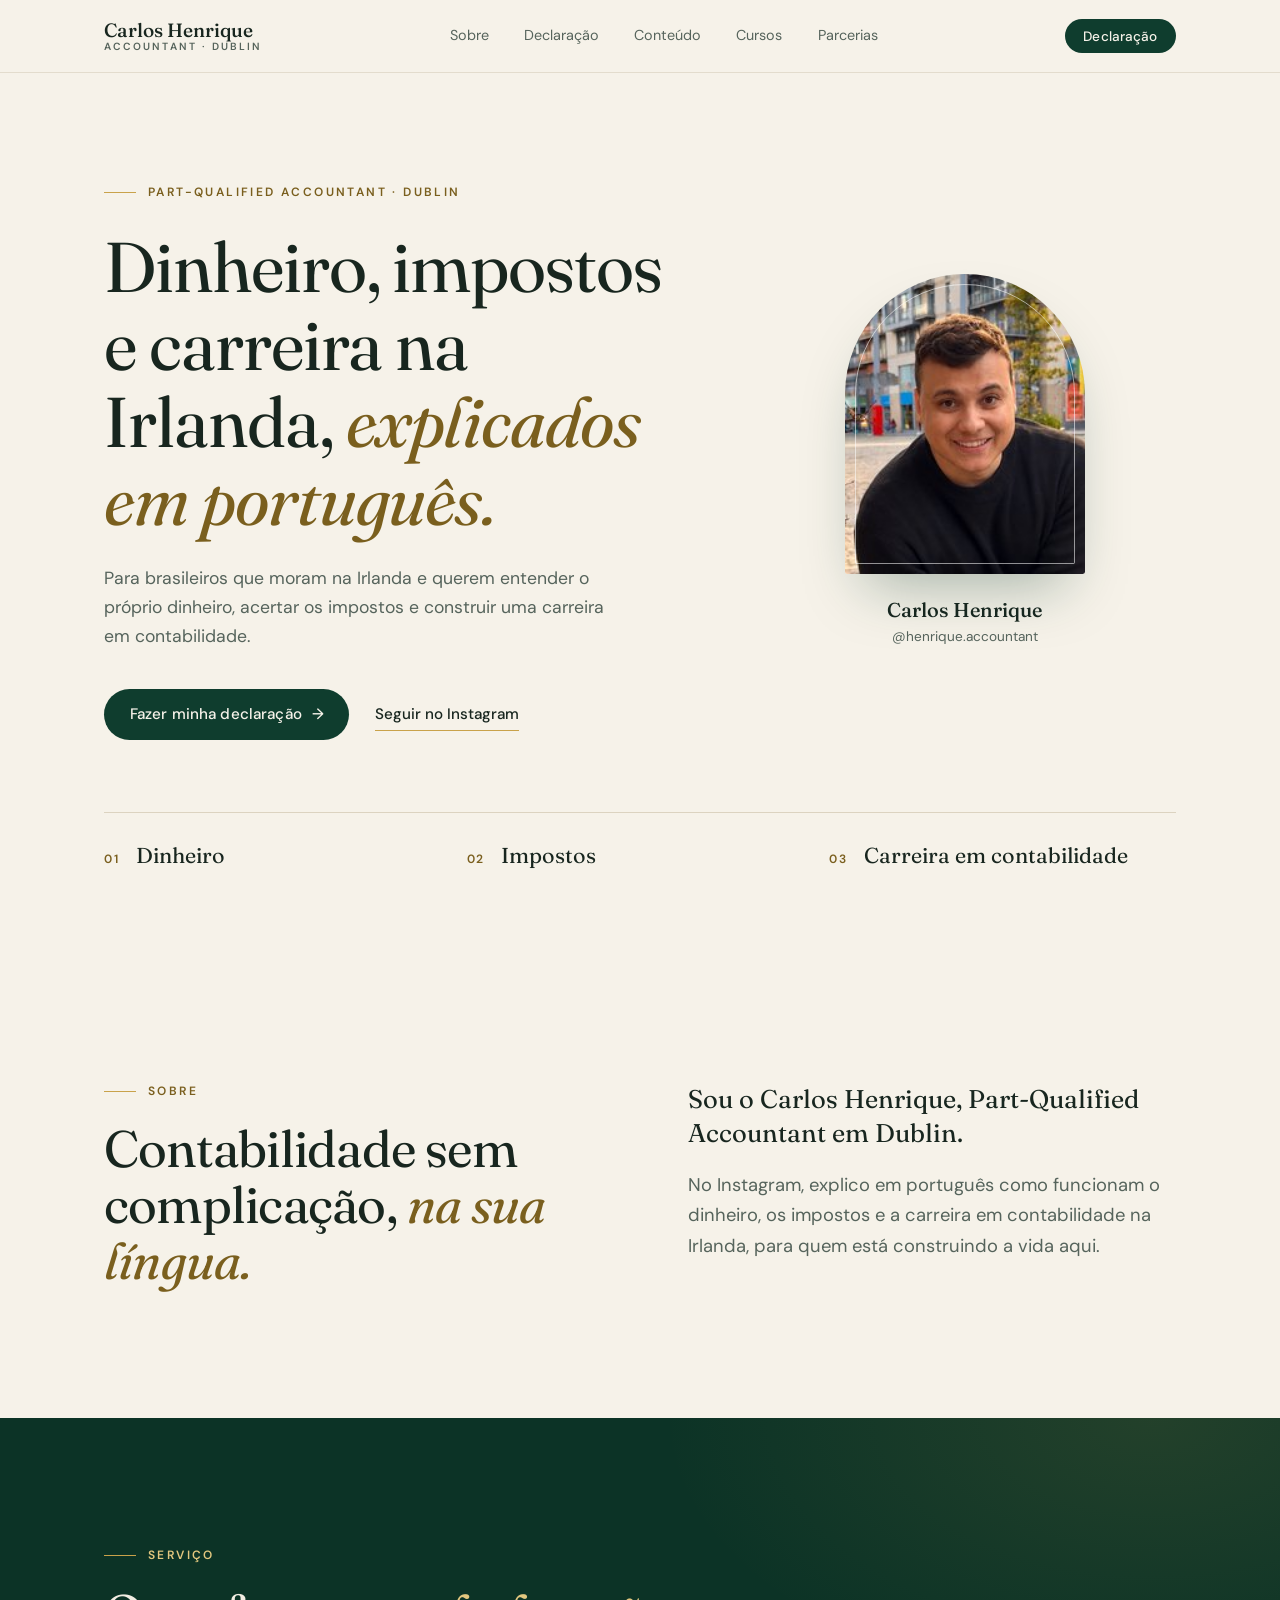
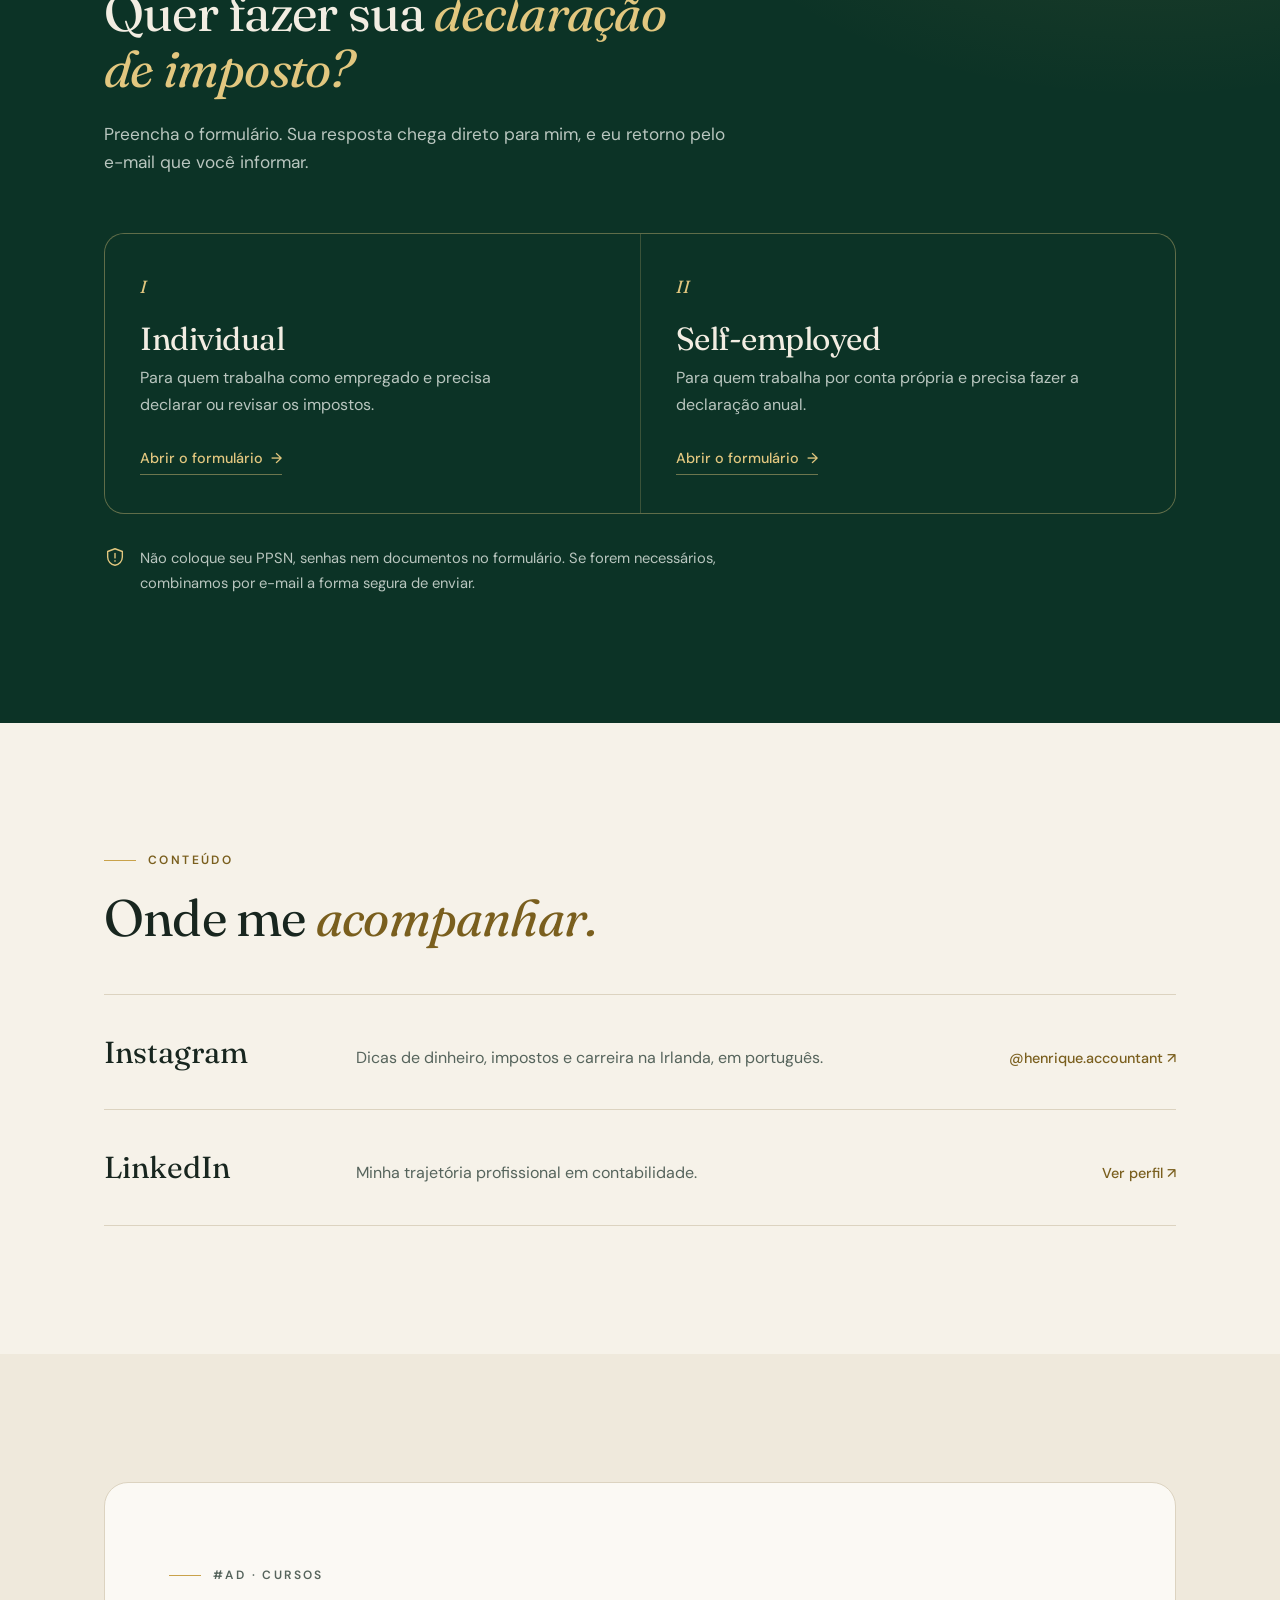
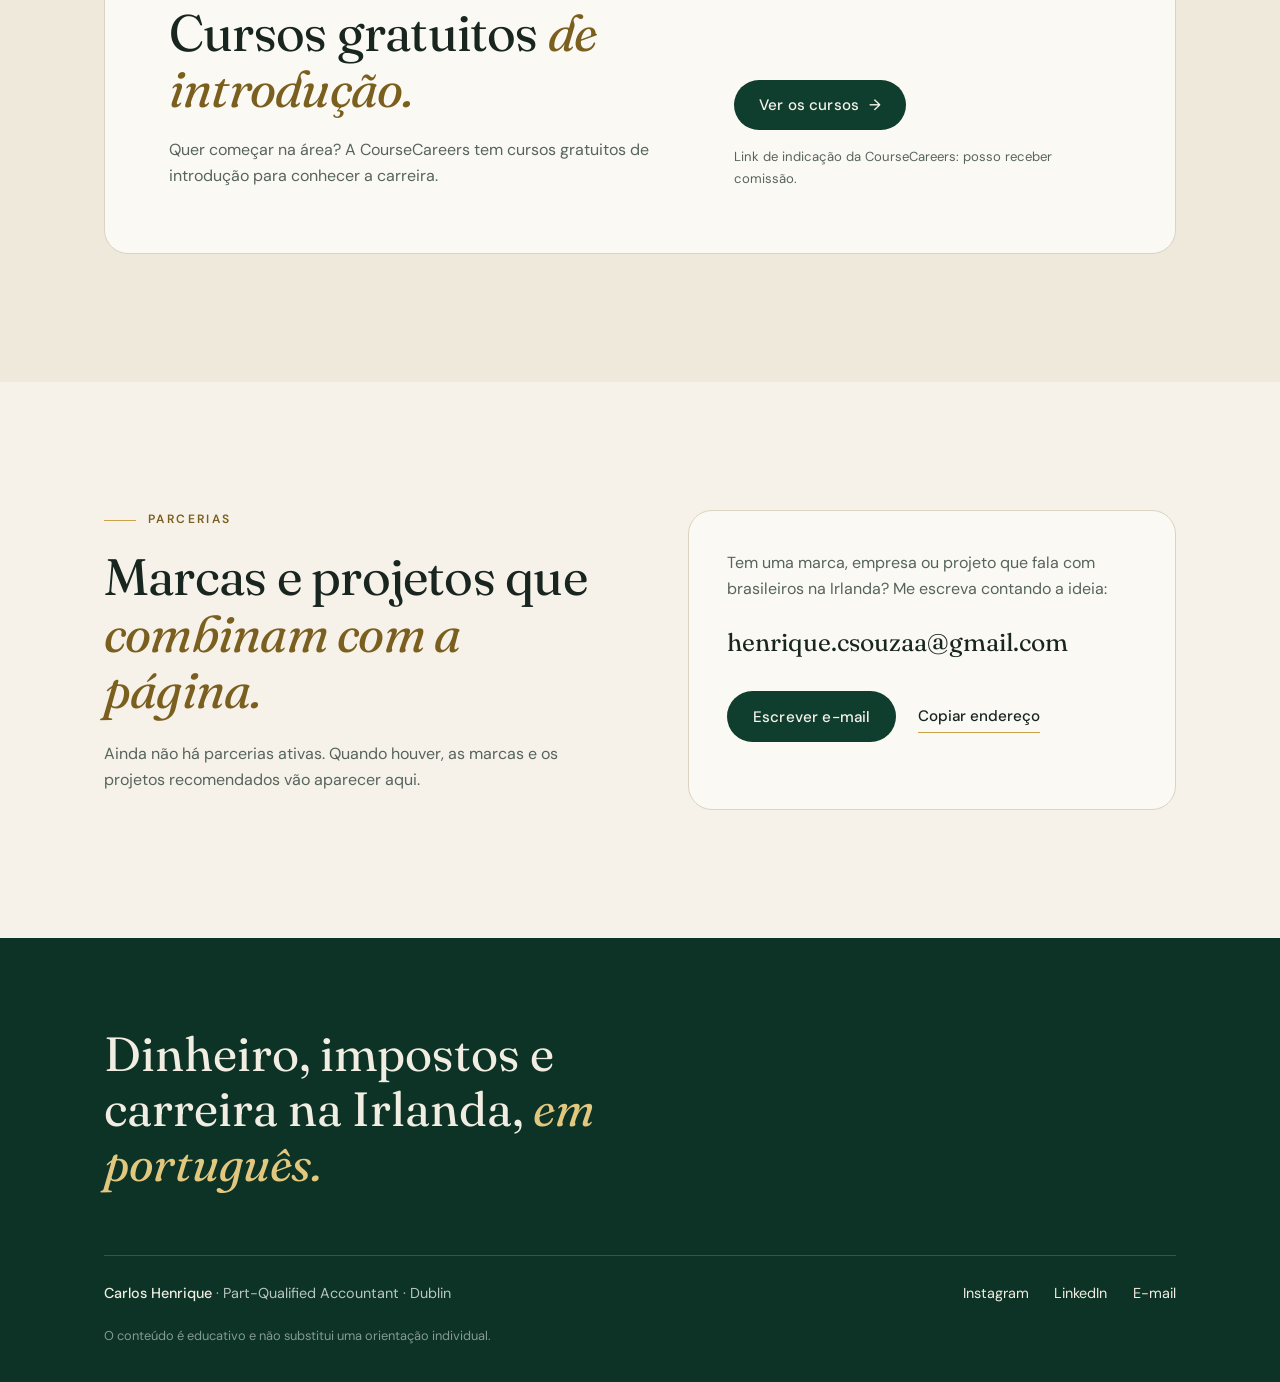
<file: index.html>
<!DOCTYPE html>
<html lang="pt-BR">
<head>
    <meta charset="utf-8">
    <meta name="viewport" content="width=device-width, initial-scale=1">
    <meta name="description" content="Carlos Henrique, Part-Qualified Accountant em Dublin: dinheiro, impostos e carreira em contabilidade na Irlanda, explicados em português.">
    <title>Carlos Henrique | Contabilidade na Irlanda em português</title>
    <meta name="theme-color" content="#0F3D2E">

    <meta property="og:type" content="website">
    <meta property="og:locale" content="pt_BR">
    <meta property="og:title" content="Carlos Henrique | Contabilidade na Irlanda em português">
    <meta property="og:description" content="Dinheiro, impostos e carreira em contabilidade na Irlanda, explicados em português.">
    <meta property="og:image" content="img/carlos.jpg">

    <link rel="icon" href="img/carlos.jpg">
    <link rel="preconnect" href="https://fonts.googleapis.com">
    <link href="https://fonts.googleapis.com/css2?family=Fraunces:ital,opsz,wght@0,9..144,400;0,9..144,500;0,9..144,600;1,9..144,400;1,9..144,500&family=DM+Sans:wght@400;500;600&display=swap" rel="stylesheet">
    <link rel="stylesheet" href="css/style.css">
</head>
<body>
    <a class="pular" href="#conteudo">Pular para o conteúdo</a>

    <header class="topo">
        <div class="caixa topo__linha">
            <a href="#inicio" class="marca">Carlos Henrique<span>Accountant · Dublin</span></a>
            <nav class="menu" aria-label="Menu principal">
                <a href="#sobre">Sobre</a>
                <a href="#imposto">Declaração</a>
                <a href="#conteudo-redes">Conteúdo</a>
                <a href="#cursos">Cursos</a>
                <a href="#parcerias">Parcerias</a>
            </nav>
            <a href="https://tally.so/r/2EqxZj" target="_blank" rel="noopener" class="botao botao--pequeno">Declaração</a>
        </div>
    </header>

    <main id="conteudo">
        <!-- Início -->
        <section id="inicio" class="hero">
            <div class="caixa hero__grade">
                <div class="hero__texto">
                    <p class="rotulo"><span class="rotulo__linha"></span>Part-Qualified Accountant · Dublin</p>
                    <h1>Dinheiro, impostos e carreira na Irlanda, <em>explicados em português.</em></h1>
                    <p class="hero__lead">Para brasileiros que moram na Irlanda e querem entender o próprio dinheiro, acertar os impostos e construir uma carreira em contabilidade.</p>
                    <div class="hero__botoes">
                        <a href="https://tally.so/r/2EqxZj" target="_blank" rel="noopener" class="botao">Fazer minha declaração <span aria-hidden="true">→</span></a>
                        <a href="https://www.instagram.com/henrique.accountant/" target="_blank" rel="noopener" class="link-seta">Seguir no Instagram</a>
                    </div>
                </div>
                <figure class="retrato">
                    <div class="retrato__moldura"><img src="img/carlos.jpg" alt="Foto do Carlos Henrique" width="240" height="240"></div>
                    <figcaption><strong>Carlos Henrique</strong><span>@henrique.accountant</span></figcaption>
                </figure>
            </div>
            <div class="caixa">
                <ul class="faixa" aria-label="Temas">
                    <li><span>01</span>Dinheiro</li>
                    <li><span>02</span>Impostos</li>
                    <li><span>03</span>Carreira em contabilidade</li>
                </ul>
            </div>
        </section>

        <!-- Sobre -->
        <section id="sobre" class="secao">
            <div class="caixa duas">
                <div>
                    <p class="rotulo"><span class="rotulo__linha"></span>Sobre</p>
                    <h2>Contabilidade sem complicação, <em>na sua língua.</em></h2>
                </div>
                <div class="duas__texto">
                    <p>Sou o Carlos Henrique, Part-Qualified Accountant em Dublin.</p>
                    <p>No Instagram, explico em português como funcionam o dinheiro, os impostos e a carreira em contabilidade na Irlanda, para quem está construindo a vida aqui.</p>
                </div>
            </div>
        </section>

        <!-- Declaração de imposto -->
        <section id="imposto" class="secao secao--escura">
            <div class="caixa">
                <div class="cabeca">
                    <p class="rotulo"><span class="rotulo__linha"></span>Serviço</p>
                    <h2>Quer fazer sua <em>declaração de imposto?</em></h2>
                    <p class="cabeca__texto">Preencha o formulário. Sua resposta chega direto para mim, e eu retorno pelo e-mail que você informar.</p>
                </div>
                <div class="opcoes">
                    <a class="opcao" href="https://tally.so/r/2EqxZj" target="_blank" rel="noopener">
                        <span class="opcao__num">I</span>
                        <h3>Individual</h3>
                        <p>Para quem trabalha como empregado e precisa declarar ou revisar os impostos.</p>
                        <span class="opcao__link">Abrir o formulário <span aria-hidden="true">→</span></span>
                    </a>
                    <a class="opcao" href="https://tally.so/r/2EqxZj" target="_blank" rel="noopener">
                        <span class="opcao__num">II</span>
                        <h3>Self-employed</h3>
                        <p>Para quem trabalha por conta própria e precisa fazer a declaração anual.</p>
                        <span class="opcao__link">Abrir o formulário <span aria-hidden="true">→</span></span>
                    </a>
                </div>
                <p class="aviso"><svg viewBox="0 0 24 24" aria-hidden="true"><path d="M12 3l8 3v6c0 4.5-3.4 8.3-8 9-4.6-.7-8-4.5-8-9V6z"/><path d="M12 8v5M12 16v.5"/></svg>
                    <span>Não coloque seu PPSN, senhas nem documentos no formulário. Se forem necessários, combinamos por e-mail a forma segura de enviar.</span></p>
            </div>
        </section>

        <!-- Conteúdo nas redes -->
        <section id="conteudo-redes" class="secao">
            <div class="caixa">
                <div class="cabeca">
                    <p class="rotulo"><span class="rotulo__linha"></span>Conteúdo</p>
                    <h2>Onde me <em>acompanhar.</em></h2>
                </div>
                <div class="lista-links">
                    <a href="https://www.instagram.com/henrique.accountant/" target="_blank" rel="noopener">
                        <span class="lista-links__nome">Instagram</span>
                        <span class="lista-links__desc">Dicas de dinheiro, impostos e carreira na Irlanda, em português.</span>
                        <span class="lista-links__fim">@henrique.accountant <span aria-hidden="true">↗</span></span>
                    </a>
                    <a href="https://www.linkedin.com/in/carlos-henrique-de-souza-ba167914a" target="_blank" rel="noopener">
                        <span class="lista-links__nome">LinkedIn</span>
                        <span class="lista-links__desc">Minha trajetória profissional em contabilidade.</span>
                        <span class="lista-links__fim">Ver perfil <span aria-hidden="true">↗</span></span>
                    </a>
                </div>
            </div>
        </section>

        <!-- Cursos -->
        <section id="cursos" class="secao secao--papel">
            <div class="caixa">
                <div class="destaque">
                    <div>
                        <p class="rotulo"><span class="rotulo__linha"></span>#Ad · Cursos</p>
                        <h2>Cursos gratuitos <em>de introdução.</em></h2>
                        <p>Quer começar na área? A CourseCareers tem cursos gratuitos de introdução para conhecer a carreira.</p>
                    </div>
                    <div class="destaque__acao">
                        <a href="https://coursecareers.com/a/Henrique" target="_blank" rel="noopener sponsored" class="botao">Ver os cursos <span aria-hidden="true">→</span></a>
                        <p class="nota">Link de indicação da CourseCareers: posso receber comissão.</p>
                    </div>
                </div>
            </div>
        </section>

        <!-- Parcerias -->
        <section id="parcerias" class="secao">
            <div class="caixa duas">
                <div>
                    <p class="rotulo"><span class="rotulo__linha"></span>Parcerias</p>
                    <h2>Marcas e projetos que <em>combinam com a página.</em></h2>
                    <p class="duas__nota">Ainda não há parcerias ativas. Quando houver, as marcas e os projetos recomendados vão aparecer aqui.</p>
                </div>
                <div class="contato">
                    <p>Tem uma marca, empresa ou projeto que fala com brasileiros na Irlanda? Me escreva contando a ideia:</p>
                    <p class="contato__email" id="email">henrique.csouzaa@gmail.com</p>
                    <div class="contato__botoes">
                        <a class="botao" href="mailto:henrique.csouzaa@gmail.com?subject=Parceria%20-%20%40henrique.accountant">Escrever e-mail</a>
                        <button type="button" class="link-seta" id="copiar">Copiar endereço</button>
                    </div>
                    <p class="nota" id="copiado" role="status"></p>
                </div>
            </div>
        </section>
    </main>

    <footer class="rodape">
        <div class="caixa">
            <p class="rodape__frase">Dinheiro, impostos e carreira na Irlanda, <em>em português.</em></p>
            <div class="rodape__linha">
                <p><strong>Carlos Henrique</strong> · Part-Qualified Accountant · Dublin</p>
                <nav aria-label="Redes sociais">
                    <a href="https://www.instagram.com/henrique.accountant/" target="_blank" rel="noopener">Instagram</a>
                    <a href="https://www.linkedin.com/in/carlos-henrique-de-souza-ba167914a" target="_blank" rel="noopener">LinkedIn</a>
                    <a href="#parcerias">E-mail</a>
                </nav>
            </div>
            <p class="rodape__aviso">O conteúdo é educativo e não substitui uma orientação individual.</p>
        </div>
    </footer>

    <script>
        // Copia o e-mail de parcerias e avisa quem não consegue abrir o app de e-mail
        document.getElementById("copiar").addEventListener("click", async () => {
            const aviso = document.getElementById("copiado");
            try {
                await navigator.clipboard.writeText(document.getElementById("email").textContent.trim());
                aviso.textContent = "E-mail copiado.";
            } catch {
                aviso.textContent = "Não deu para copiar. Selecione o endereço acima e copie.";
            }
        });
    </script>
</body>
</html>
</file>
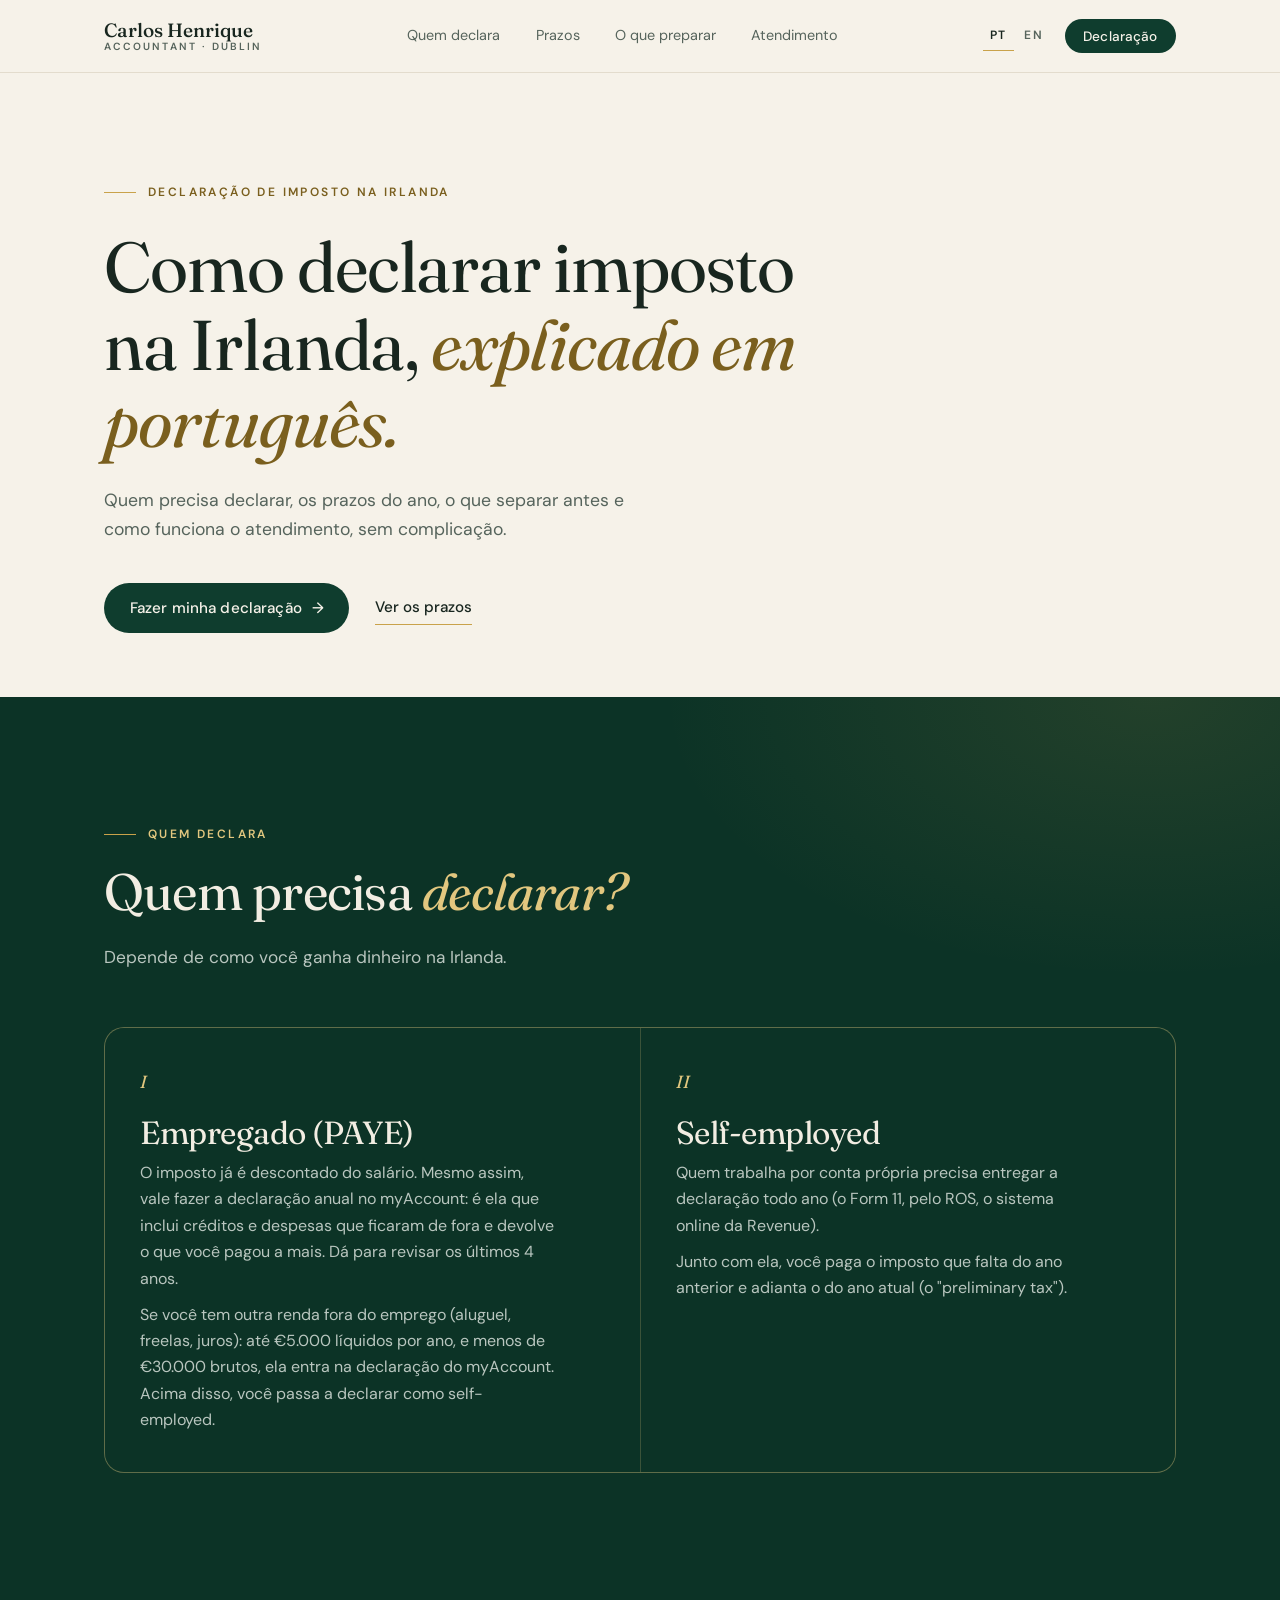
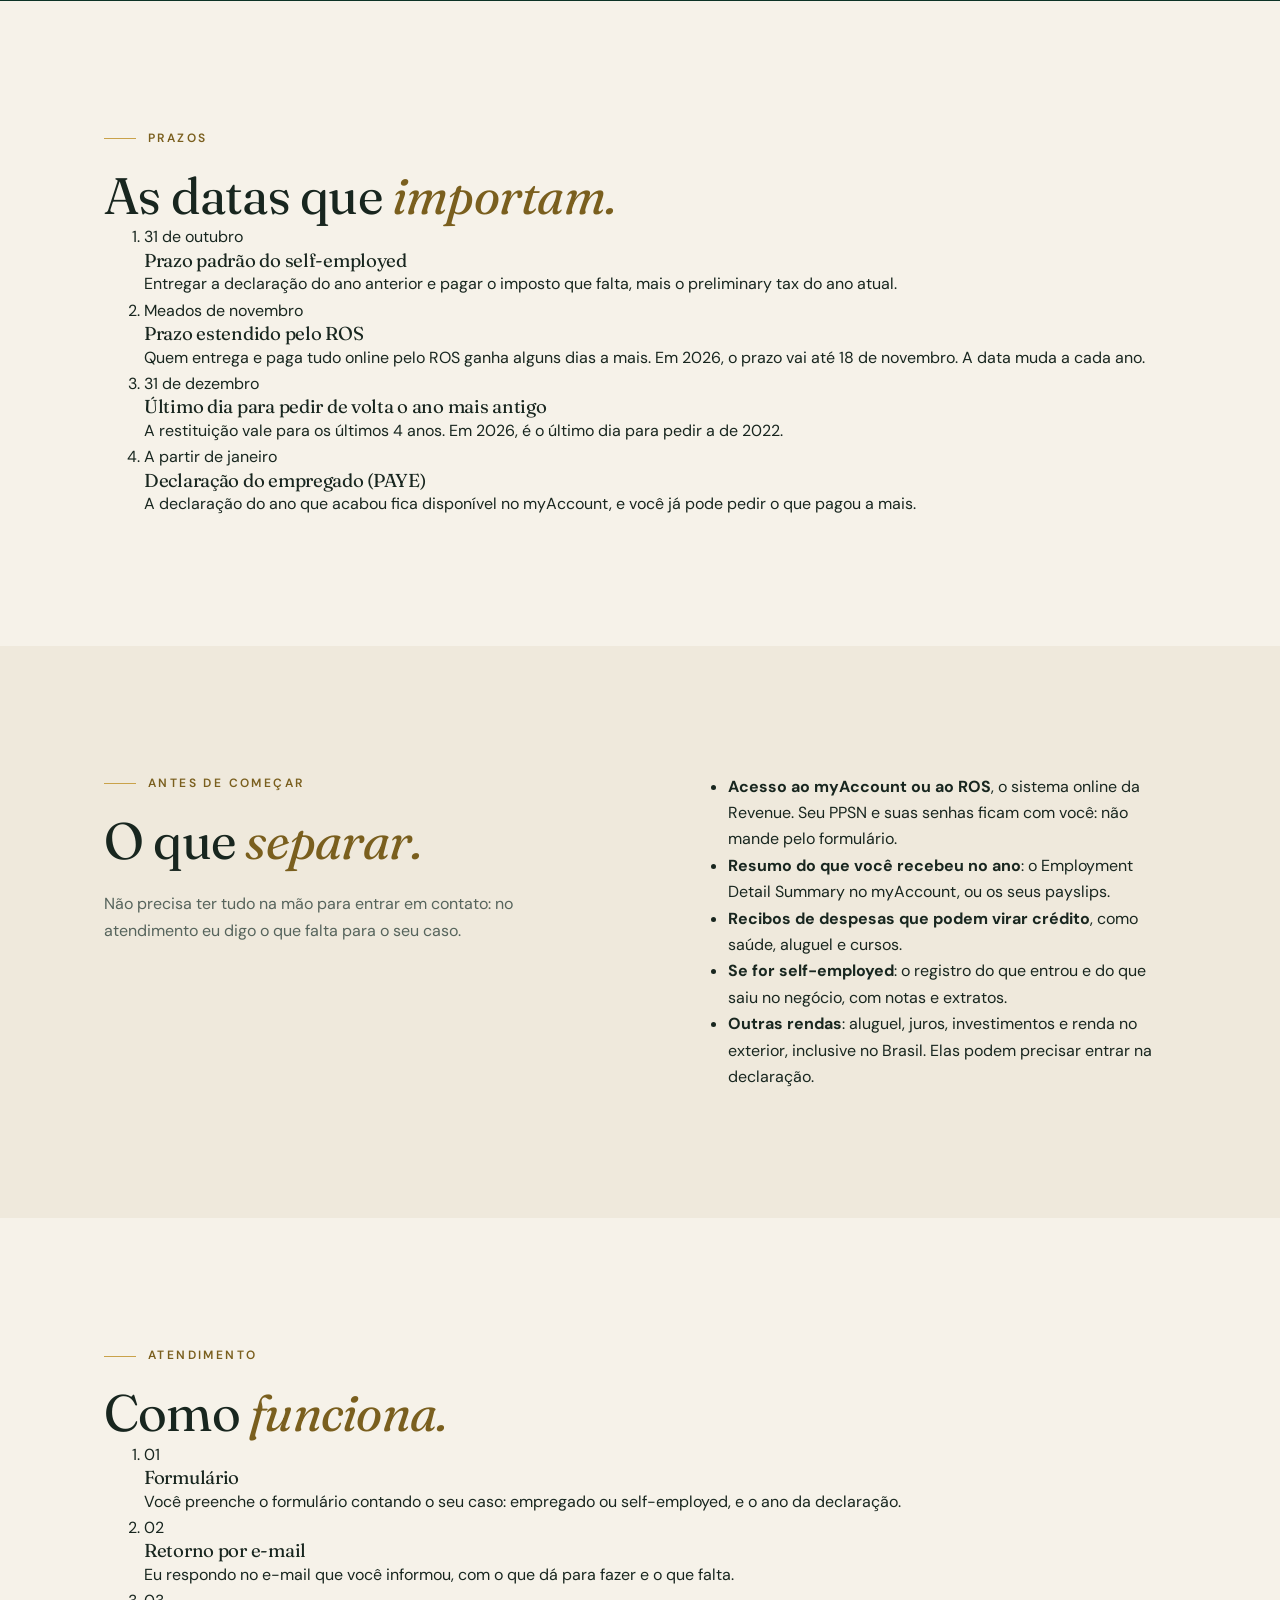
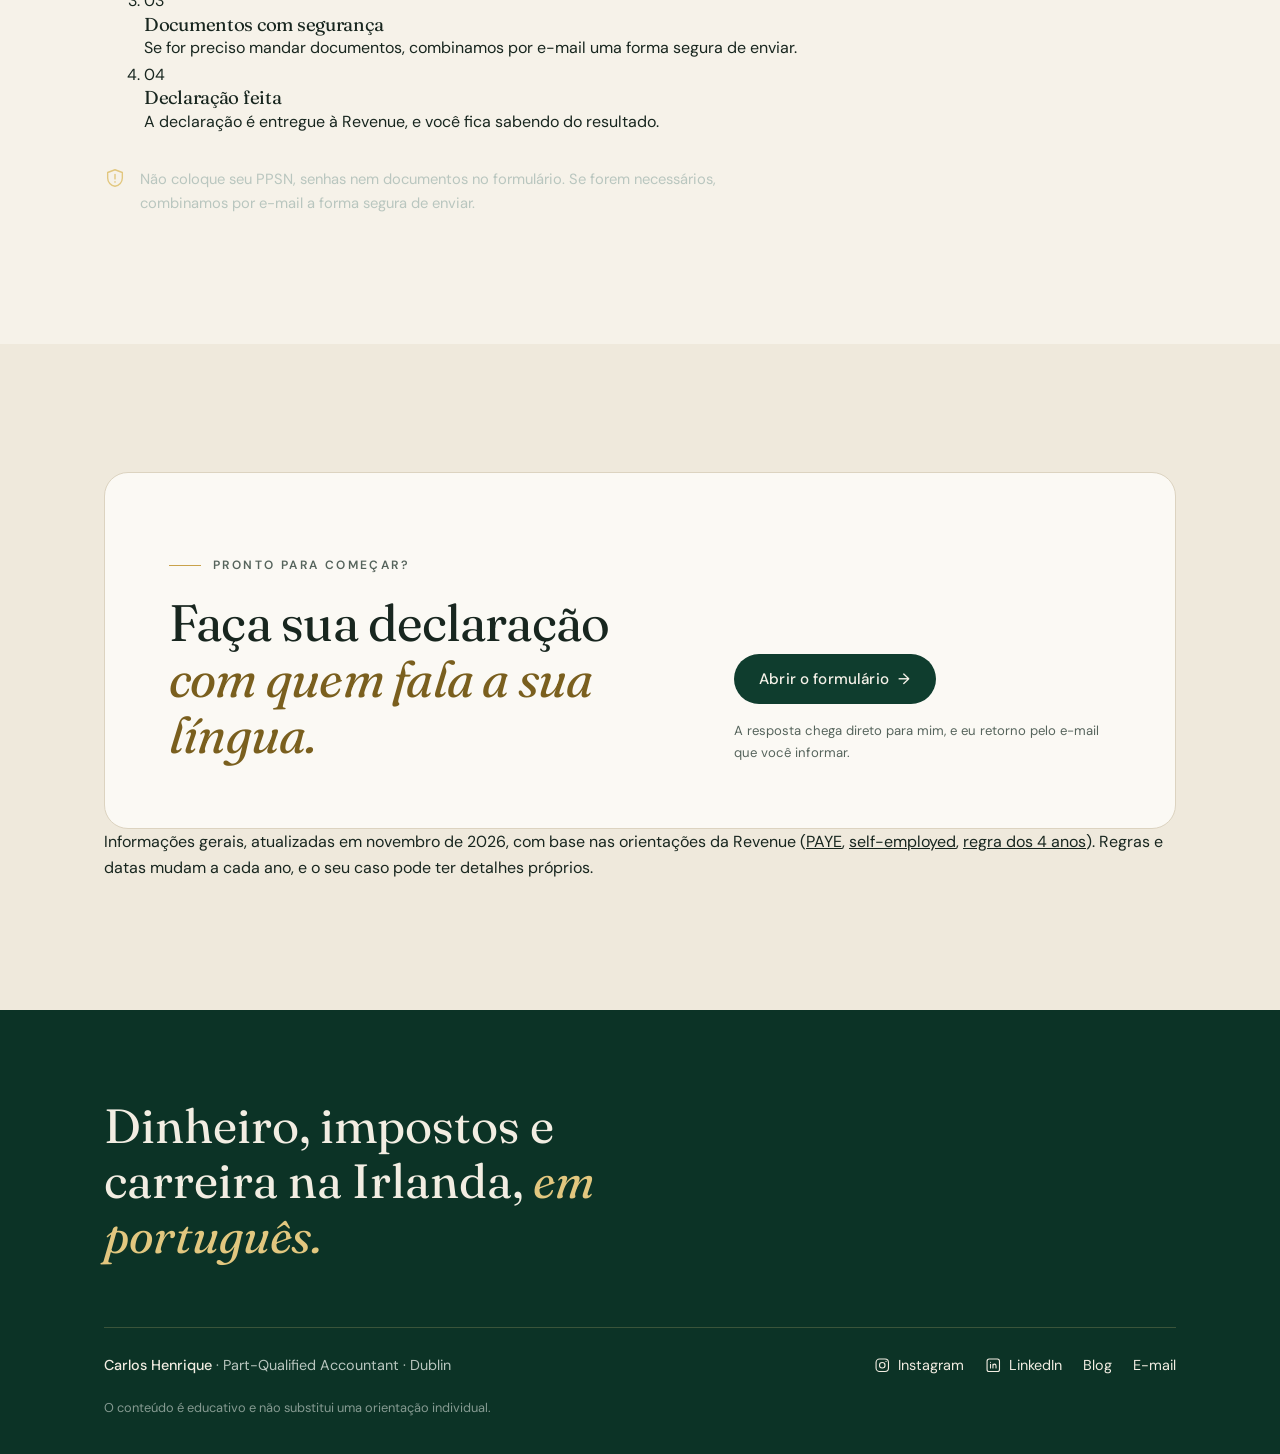
<file: public/declaracao/index.html>
<!DOCTYPE html>
<html lang="pt-BR" data-idioma="pt">
<head>
    <meta charset="utf-8">
    <meta name="viewport" content="width=device-width, initial-scale=1">
    <meta name="color-scheme" content="only light">
    <meta name="description" content="Como declarar imposto na Irlanda, em português: quem precisa declarar (PAYE e self-employed), os prazos do ano, o que preparar e como funciona o atendimento.">
    <title>Declaração de imposto na Irlanda, em português | Carlos Henrique</title>
    <meta name="theme-color" content="#0F3D2E">
    <link rel="canonical" href="https://henriqueaccountant.com/declaracao/">
    <!-- idiomas -->
    <link rel="alternate" hreflang="pt-BR" href="https://henriqueaccountant.com/declaracao/">
    <link rel="alternate" hreflang="en" href="https://henriqueaccountant.com/en/declaracao/">
    <link rel="alternate" hreflang="x-default" href="https://henriqueaccountant.com/en/declaracao/">
    <!-- /idiomas -->

    <meta property="og:type" content="article">
    <meta property="og:locale" content="pt_BR">
    <meta property="og:title" content="Declaração de imposto na Irlanda, em português | Carlos Henrique">
    <meta property="og:description" content="Quem precisa declarar, os prazos do ano, o que preparar e como funciona o atendimento.">
    <meta property="og:site_name" content="Carlos Henrique">
    <meta property="og:url" content="https://henriqueaccountant.com/declaracao/">
    <meta property="og:image" content="https://henriqueaccountant.com/og-imagem.png">
    <meta property="og:image:width" content="1200">
    <meta property="og:image:height" content="630">
    <meta name="twitter:card" content="summary_large_image">

    <link rel="icon" type="image/png" sizes="32x32" href="../favicon-32.png">
    <link rel="apple-touch-icon" href="../apple-touch-icon.png">
    <link rel="preconnect" href="https://fonts.googleapis.com">
    <link href="https://fonts.googleapis.com/css2?family=Fraunces:ital,opsz,wght@0,9..144,400;0,9..144,500;0,9..144,600;1,9..144,400;1,9..144,500&family=DM+Sans:wght@400;500;600&display=swap" rel="stylesheet">
    <link rel="stylesheet" href="../style.css">
</head>
<body>
    <a class="pular" href="#conteudo">Pular para o conteúdo</a>

    <header class="topo">
        <div class="caixa topo__linha">
            <a href="../" class="marca">Carlos Henrique<span>Accountant · Dublin</span></a>
            <nav class="menu" aria-label="Menu principal">
                <a href="#quem">Quem declara</a>
                <a href="#prazos">Prazos</a>
                <a href="#preparar">O que preparar</a>
                <a href="#atendimento">Atendimento</a>
            </nav>
            <div class="topo__acoes">
                <nav class="idiomas" aria-label="Idioma">
                    <a href="./" hreflang="pt-BR" lang="pt-BR" data-idioma="pt">PT</a>
                    <a href="../en/declaracao/" hreflang="en" lang="en" data-idioma="en">EN</a>
                </nav>
                <a href="https://tally.so/r/2EqxZj" target="_blank" rel="noopener" class="botao botao--pequeno">Declaração</a>
            </div>
        </div>
    </header>

    <main id="conteudo">
        <!-- Início -->
        <section class="hero hero--pagina">
            <div class="caixa">
                <p class="rotulo"><span class="rotulo__linha"></span>Declaração de imposto na Irlanda</p>
                <h1>Como declarar imposto na Irlanda, <em>explicado em português.</em></h1>
                <p class="hero__lead">Quem precisa declarar, os prazos do ano, o que separar antes e como funciona o atendimento, sem complicação.</p>
                <div class="hero__botoes">
                    <a href="https://tally.so/r/2EqxZj" target="_blank" rel="noopener" class="botao">Fazer minha declaração <span aria-hidden="true">→</span></a>
                    <a href="#prazos" class="link-seta">Ver os prazos</a>
                </div>
            </div>
        </section>

        <!-- Quem precisa declarar -->
        <section id="quem" class="secao secao--escura">
            <div class="caixa">
                <div class="cabeca">
                    <p class="rotulo"><span class="rotulo__linha"></span>Quem declara</p>
                    <h2>Quem precisa <em>declarar?</em></h2>
                    <p class="cabeca__texto">Depende de como você ganha dinheiro na Irlanda.</p>
                </div>
                <div class="opcoes">
                    <div class="opcao">
                        <span class="opcao__num">I</span>
                        <h3>Empregado (PAYE)</h3>
                        <p>O imposto já é descontado do salário. Mesmo assim, vale fazer a declaração anual no myAccount: é ela que inclui créditos e despesas que ficaram de fora e devolve o que você pagou a mais. Dá para revisar os últimos 4 anos.</p>
                        <p>Se você tem outra renda fora do emprego (aluguel, freelas, juros): até €5.000 líquidos por ano, e menos de €30.000 brutos, ela entra na declaração do myAccount. Acima disso, você passa a declarar como self-employed.</p>
                    </div>
                    <div class="opcao">
                        <span class="opcao__num">II</span>
                        <h3>Self-employed</h3>
                        <p>Quem trabalha por conta própria precisa entregar a declaração todo ano (o Form 11, pelo ROS, o sistema online da Revenue).</p>
                        <p>Junto com ela, você paga o imposto que falta do ano anterior e adianta o do ano atual (o "preliminary tax").</p>
                    </div>
                </div>
            </div>
        </section>

        <!-- Prazos -->
        <section id="prazos" class="secao">
            <div class="caixa">
                <div class="cabeca">
                    <p class="rotulo"><span class="rotulo__linha"></span>Prazos</p>
                    <h2>As datas que <em>importam.</em></h2>
                </div>
                <ol class="prazos">
                    <li>
                        <span class="prazos__data">31 de outubro</span>
                        <div><h3>Prazo padrão do self-employed</h3><p>Entregar a declaração do ano anterior e pagar o imposto que falta, mais o preliminary tax do ano atual.</p></div>
                    </li>
                    <li>
                        <span class="prazos__data">Meados de novembro</span>
                        <div><h3>Prazo estendido pelo ROS</h3><p>Quem entrega e paga tudo online pelo ROS ganha alguns dias a mais. Em 2026, o prazo vai até 18 de novembro. A data muda a cada ano.</p></div>
                    </li>
                    <li>
                        <span class="prazos__data">31 de dezembro</span>
                        <div><h3>Último dia para pedir de volta o ano mais antigo</h3><p>A restituição vale para os últimos 4 anos. Em 2026, é o último dia para pedir a de 2022.</p></div>
                    </li>
                    <li>
                        <span class="prazos__data">A partir de janeiro</span>
                        <div><h3>Declaração do empregado (PAYE)</h3><p>A declaração do ano que acabou fica disponível no myAccount, e você já pode pedir o que pagou a mais.</p></div>
                    </li>
                </ol>
            </div>
        </section>

        <!-- O que preparar -->
        <section id="preparar" class="secao secao--papel">
            <div class="caixa duas">
                <div>
                    <p class="rotulo"><span class="rotulo__linha"></span>Antes de começar</p>
                    <h2>O que <em>separar.</em></h2>
                    <p class="duas__nota">Não precisa ter tudo na mão para entrar em contato: no atendimento eu digo o que falta para o seu caso.</p>
                </div>
                <ul class="checklist">
                    <li><strong>Acesso ao myAccount ou ao ROS</strong>, o sistema online da Revenue. Seu PPSN e suas senhas ficam com você: não mande pelo formulário.</li>
                    <li><strong>Resumo do que você recebeu no ano</strong>: o Employment Detail Summary no myAccount, ou os seus payslips.</li>
                    <li><strong>Recibos de despesas que podem virar crédito</strong>, como saúde, aluguel e cursos.</li>
                    <li><strong>Se for self-employed</strong>: o registro do que entrou e do que saiu no negócio, com notas e extratos.</li>
                    <li><strong>Outras rendas</strong>: aluguel, juros, investimentos e renda no exterior, inclusive no Brasil. Elas podem precisar entrar na declaração.</li>
                </ul>
            </div>
        </section>

        <!-- Atendimento -->
        <section id="atendimento" class="secao">
            <div class="caixa">
                <div class="cabeca">
                    <p class="rotulo"><span class="rotulo__linha"></span>Atendimento</p>
                    <h2>Como <em>funciona.</em></h2>
                </div>
                <ol class="passos">
                    <li><span>01</span><h3>Formulário</h3><p>Você preenche o formulário contando o seu caso: empregado ou self-employed, e o ano da declaração.</p></li>
                    <li><span>02</span><h3>Retorno por e-mail</h3><p>Eu respondo no e-mail que você informou, com o que dá para fazer e o que falta.</p></li>
                    <li><span>03</span><h3>Documentos com segurança</h3><p>Se for preciso mandar documentos, combinamos por e-mail uma forma segura de enviar.</p></li>
                    <li><span>04</span><h3>Declaração feita</h3><p>A declaração é entregue à Revenue, e você fica sabendo do resultado.</p></li>
                </ol>
                <p class="aviso aviso--claro"><svg viewBox="0 0 24 24" aria-hidden="true"><path d="M12 3l8 3v6c0 4.5-3.4 8.3-8 9-4.6-.7-8-4.5-8-9V6z"/><path d="M12 8v5M12 16v.5"/></svg>
                    <span>Não coloque seu PPSN, senhas nem documentos no formulário. Se forem necessários, combinamos por e-mail a forma segura de enviar.</span></p>
            </div>
        </section>

        <!-- Chamada final -->
        <section class="secao secao--papel">
            <div class="caixa">
                <div class="destaque">
                    <div>
                        <p class="rotulo"><span class="rotulo__linha"></span>Pronto para começar?</p>
                        <h2>Faça sua declaração <em>com quem fala a sua língua.</em></h2>
                    </div>
                    <div class="destaque__acao">
                        <a href="https://tally.so/r/2EqxZj" target="_blank" rel="noopener" class="botao">Abrir o formulário <span aria-hidden="true">→</span></a>
                        <p class="nota">A resposta chega direto para mim, e eu retorno pelo e-mail que você informar.</p>
                    </div>
                </div>
                <p class="fontes">Informações gerais, atualizadas em novembro de 2026, com base nas orientações da Revenue (<a href="https://www.revenue.ie/en/jobs-and-pensions/end-of-year-process/paye-income-tax-return.aspx" target="_blank" rel="noopener">PAYE</a>, <a href="https://www.revenue.ie/en/self-assessment-and-self-employment/filing-your-tax-return/index.aspx" target="_blank" rel="noopener">self-employed</a>, <a href="https://www.revenue.ie/en/personal-tax-credits-reliefs-and-exemptions/four-year-rule/index.aspx" target="_blank" rel="noopener">regra dos 4 anos</a>). Regras e datas mudam a cada ano, e o seu caso pode ter detalhes próprios.</p>
            </div>
        </section>
    </main>

    <footer class="rodape">
        <div class="caixa">
            <p class="rodape__frase">Dinheiro, impostos e carreira na Irlanda, <em>em português.</em></p>
            <div class="rodape__linha">
                <p><strong>Carlos Henrique</strong> · Part-Qualified Accountant · Dublin</p>
                <nav aria-label="Redes sociais">
                    <a class="rede" href="https://www.instagram.com/henrique.accountant/" target="_blank" rel="noopener"><svg class="icone" viewBox="0 0 24 24" aria-hidden="true"><rect x="3" y="3" width="18" height="18" rx="5"/><circle cx="12" cy="12" r="4"/><circle cx="17.5" cy="6.5" r=".9" class="icone__ponto"/></svg>Instagram</a>
                    <a class="rede" href="https://www.linkedin.com/in/carlos-henrique-de-souza-ba167914a" target="_blank" rel="noopener"><svg class="icone" viewBox="0 0 24 24" aria-hidden="true"><rect x="3" y="3" width="18" height="18" rx="3"/><path d="M8 10.5V16M8 7.6v.1M11.5 16v-5.5M11.5 13c0-1.7 1-2.6 2.3-2.6s2.2.9 2.2 2.6V16"/></svg>LinkedIn</a>
                    <a href="/blog/">Blog</a>
                    <a href="../#parcerias">E-mail</a>
                </nav>
            </div>
            <p class="rodape__aviso">O conteúdo é educativo e não substitui uma orientação individual.</p>
        </div>
    </footer>

    <script>
        // Idioma: marca o atual e guarda a escolha (no Cloudflare, o Worker respeita o cookie)
        const idiomaAtual = document.documentElement.dataset.idioma;
        document.querySelectorAll(".idiomas a").forEach((a) => {
            if (a.dataset.idioma === idiomaAtual) a.setAttribute("aria-current", "true");
            a.addEventListener("click", () => {
                document.cookie = `idioma=${a.dataset.idioma}; path=/; max-age=31536000; samesite=lax`;
            });
        });
    </script>
</body>
</html>
</file>
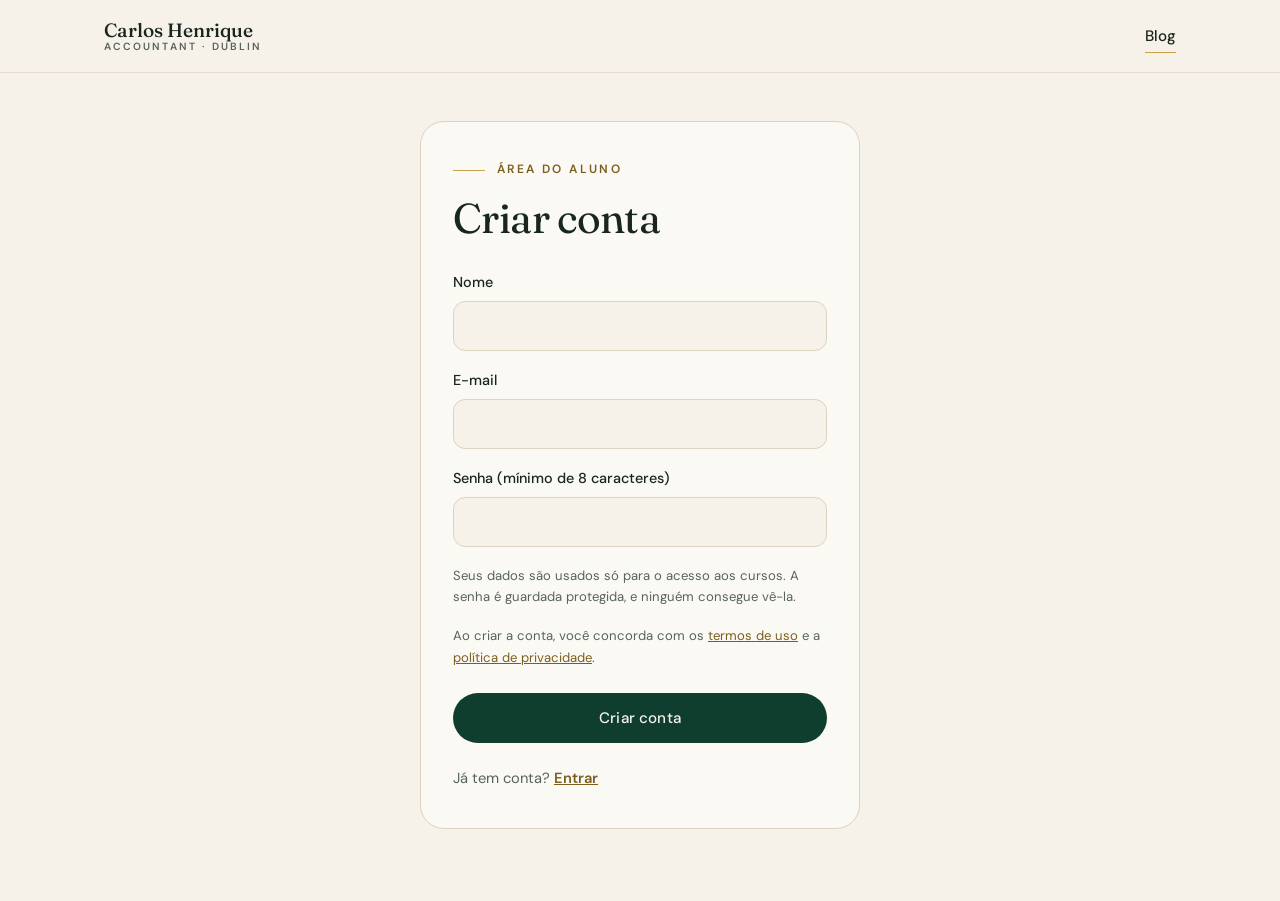
<file: public/conta/cadastro/index.html>
<!DOCTYPE html>
<html lang="pt-BR">
<head>
    <meta charset="utf-8">
    <meta name="viewport" content="width=device-width, initial-scale=1">
    <meta name="color-scheme" content="only light">
    <meta name="robots" content="noindex">
    <title>Criar conta | Carlos Henrique</title>
    <meta name="theme-color" content="#0F3D2E">
    <link rel="icon" type="image/png" sizes="32x32" href="../../favicon-32.png">
    <link rel="preconnect" href="https://fonts.googleapis.com">
    <link href="https://fonts.googleapis.com/css2?family=Fraunces:ital,opsz,wght@0,9..144,400;0,9..144,500;1,9..144,400&family=DM+Sans:wght@400;500;600&display=swap" rel="stylesheet">
    <link rel="stylesheet" href="../../style.css">
</head>
<body class="conta-pagina">
    <header class="topo">
        <div class="caixa topo__linha">
            <a href="../../" class="marca">Carlos Henrique<span>Accountant · Dublin</span></a>
            <a href="../../blog/" class="link-seta">Blog</a>
        </div>
    </header>

    <main class="caixa conta">
        <div class="conta__cartao">
            <p class="rotulo"><span class="rotulo__linha"></span>Área do aluno</p>
            <h1>Criar conta</h1>
            <form id="form" class="conta__form" novalidate>
                <label class="campo">Nome
                    <input name="nome" type="text" autocomplete="name" required maxlength="100">
                </label>
                <label class="campo">E-mail
                    <input name="email" type="email" autocomplete="email" required maxlength="200">
                </label>
                <label class="campo">Senha (mínimo de 8 caracteres)
                    <input name="senha" type="password" autocomplete="new-password" required minlength="8" maxlength="200">
                </label>
                <p class="conta__nota">Seus dados são usados só para o acesso aos cursos. A senha é guardada protegida, e ninguém consegue vê-la.</p>
                <p class="conta__erro" id="erro" role="alert" hidden></p>
                <p class="conta__legal">Ao criar a conta, você concorda com os <a href="../../termos/">termos de uso</a> e a <a href="../../privacidade/">política de privacidade</a>.</p>
                <button type="submit" class="botao">Criar conta</button>
            </form>
            <p class="conta__troca">Já tem conta? <a href="../entrar/">Entrar</a></p>
        </div>
    </main>

    <script src="../../conta/conta.js"></script>
    <script>formularioConta("/api/conta/cadastro");</script>
</body>
</html>
</file>
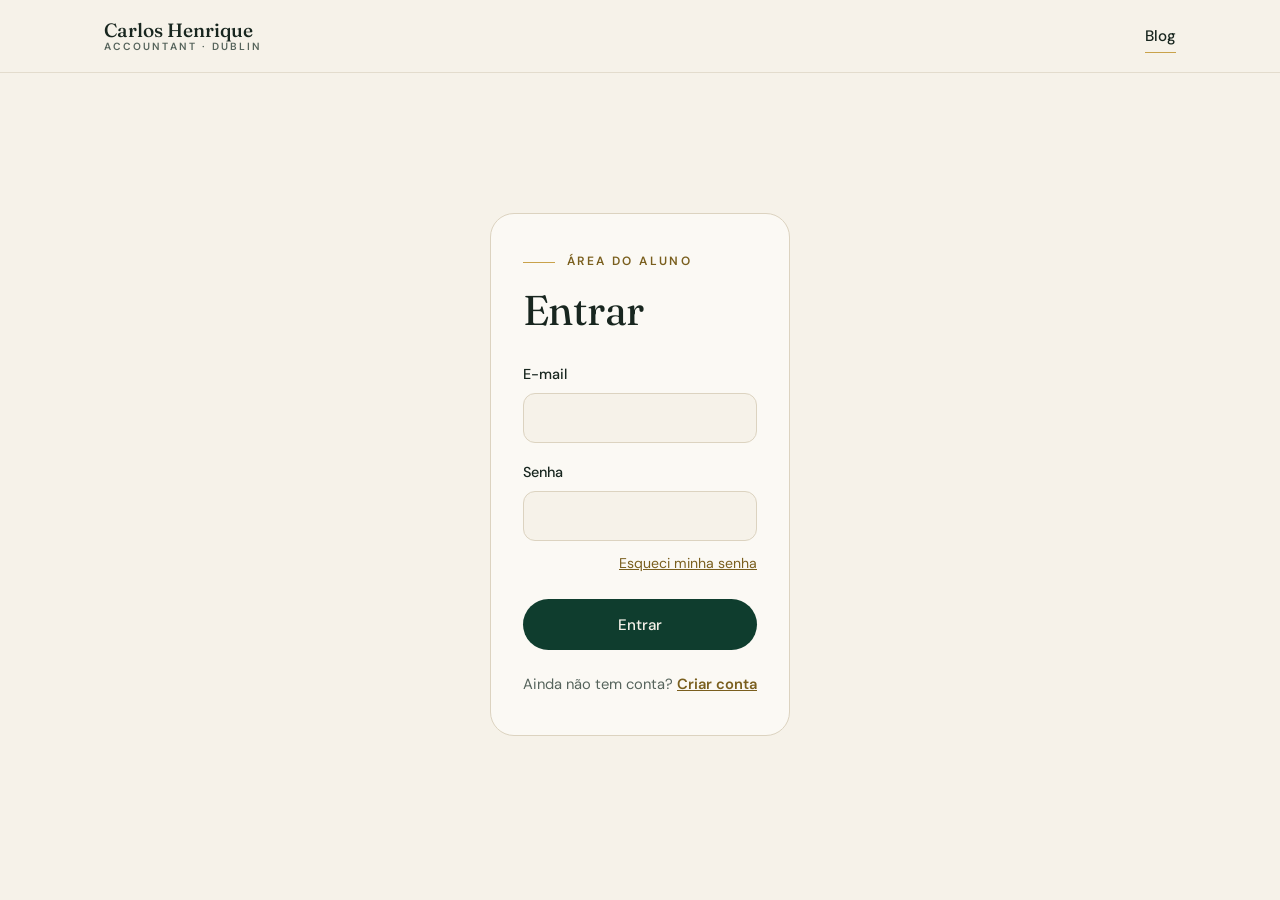
<file: public/conta/entrar/index.html>
<!DOCTYPE html>
<html lang="pt-BR">
<head>
    <meta charset="utf-8">
    <meta name="viewport" content="width=device-width, initial-scale=1">
    <meta name="color-scheme" content="only light">
    <meta name="robots" content="noindex">
    <title>Entrar | Carlos Henrique</title>
    <meta name="theme-color" content="#0F3D2E">
    <link rel="icon" type="image/png" sizes="32x32" href="../../favicon-32.png">
    <link rel="preconnect" href="https://fonts.googleapis.com">
    <link href="https://fonts.googleapis.com/css2?family=Fraunces:ital,opsz,wght@0,9..144,400;0,9..144,500;1,9..144,400&family=DM+Sans:wght@400;500;600&display=swap" rel="stylesheet">
    <link rel="stylesheet" href="../../style.css">
</head>
<body class="conta-pagina">
    <header class="topo">
        <div class="caixa topo__linha">
            <a href="../../" class="marca">Carlos Henrique<span>Accountant · Dublin</span></a>
            <a href="../../blog/" class="link-seta">Blog</a>
        </div>
    </header>

    <main class="caixa conta">
        <div class="conta__cartao">
            <p class="rotulo"><span class="rotulo__linha"></span>Área do aluno</p>
            <h1>Entrar</h1>
            <form id="form" class="conta__form" novalidate>
                <label class="campo">E-mail
                    <input name="email" type="email" autocomplete="email" required maxlength="200">
                </label>
                <label class="campo">Senha
                    <input name="senha" type="password" autocomplete="current-password" required maxlength="200">
                </label>
                <p class="conta__esqueci"><a href="../esqueci/">Esqueci minha senha</a></p>
                <p class="conta__erro" id="erro" role="alert" hidden></p>
                <button type="submit" class="botao">Entrar</button>
            </form>
            <p class="conta__troca">Ainda não tem conta? <a href="../cadastro/">Criar conta</a></p>
        </div>
    </main>

    <script src="../../conta/conta.js"></script>
    <script>formularioConta("/api/conta/entrar");</script>
</body>
</html>
</file>
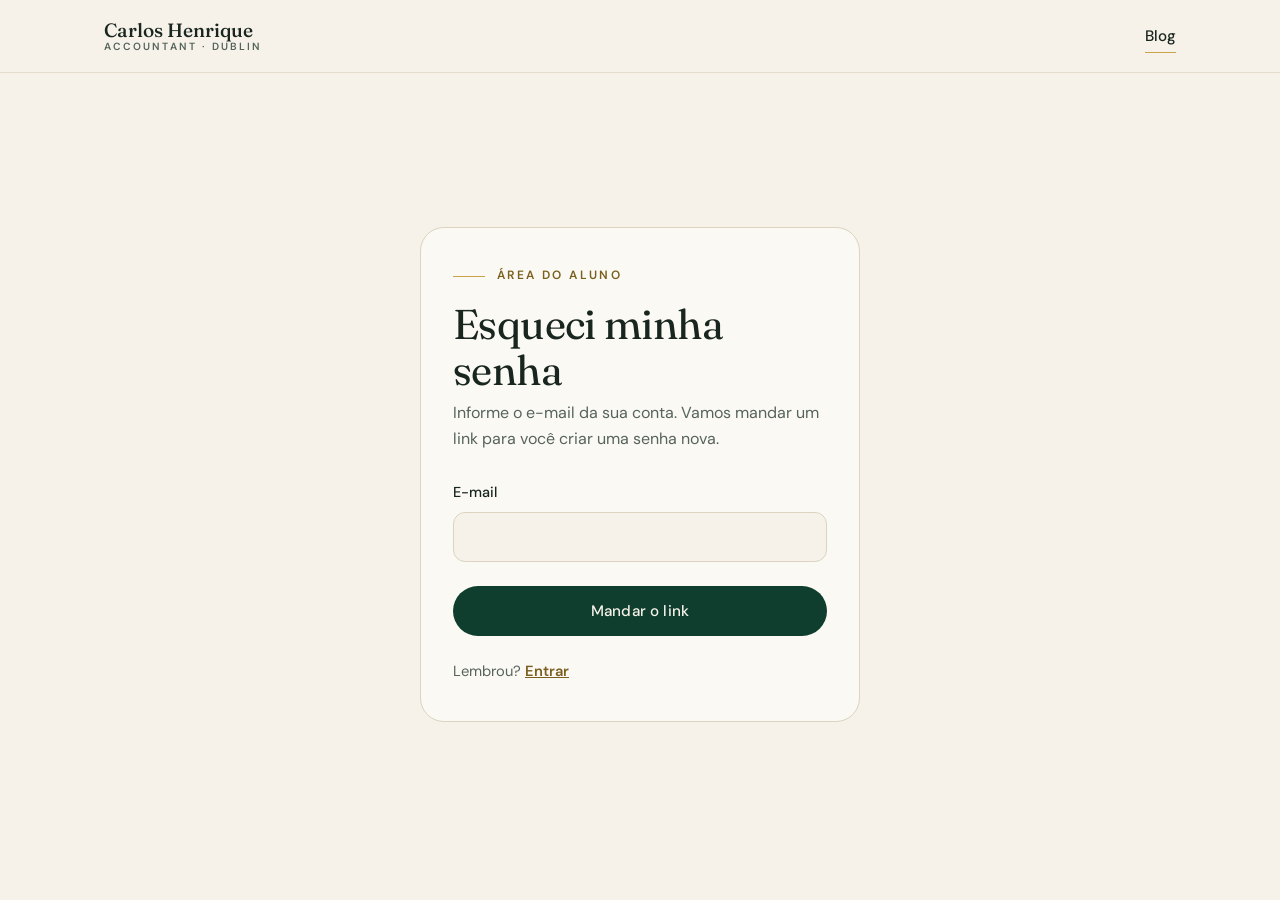
<file: public/conta/esqueci/index.html>
<!DOCTYPE html>
<html lang="pt-BR">
<head>
    <meta charset="utf-8">
    <meta name="viewport" content="width=device-width, initial-scale=1">
    <meta name="color-scheme" content="only light">
    <meta name="robots" content="noindex">
    <title>Esqueci minha senha | Carlos Henrique</title>
    <meta name="theme-color" content="#0F3D2E">
    <link rel="icon" type="image/png" sizes="32x32" href="../../favicon-32.png">
    <link rel="preconnect" href="https://fonts.googleapis.com">
    <link href="https://fonts.googleapis.com/css2?family=Fraunces:ital,opsz,wght@0,9..144,400;0,9..144,500;1,9..144,400&family=DM+Sans:wght@400;500;600&display=swap" rel="stylesheet">
    <link rel="stylesheet" href="../../style.css">
</head>
<body class="conta-pagina">
    <header class="topo">
        <div class="caixa topo__linha">
            <a href="../../" class="marca">Carlos Henrique<span>Accountant · Dublin</span></a>
            <a href="../../blog/" class="link-seta">Blog</a>
        </div>
    </header>

    <main class="caixa conta">
        <div class="conta__cartao">
            <p class="rotulo"><span class="rotulo__linha"></span>Área do aluno</p>
            <h1>Esqueci minha senha</h1>
            <p class="conta__email">Informe o e-mail da sua conta. Vamos mandar um link para você criar uma senha nova.</p>
            <form id="form" class="conta__form" novalidate>
                <label class="campo">E-mail
                    <input name="email" type="email" autocomplete="email" required maxlength="200">
                </label>
                <p class="conta__erro" id="erro" role="alert" hidden></p>
                <button type="submit" class="botao">Mandar o link</button>
            </form>
            <div class="conta__ok" id="ok" role="status" hidden>
                <p><strong>Pronto!</strong> Se existir uma conta com esse e-mail, o link chega em alguns minutos. Confira também a caixa de spam.</p>
                <p>O link vale por 1 hora.</p>
            </div>
            <p class="conta__troca">Lembrou? <a href="../entrar/">Entrar</a></p>
        </div>
    </main>

    <script src="../../conta/conta.js"></script>
    <script>formularioEsqueci();</script>
</body>
</html>
</file>
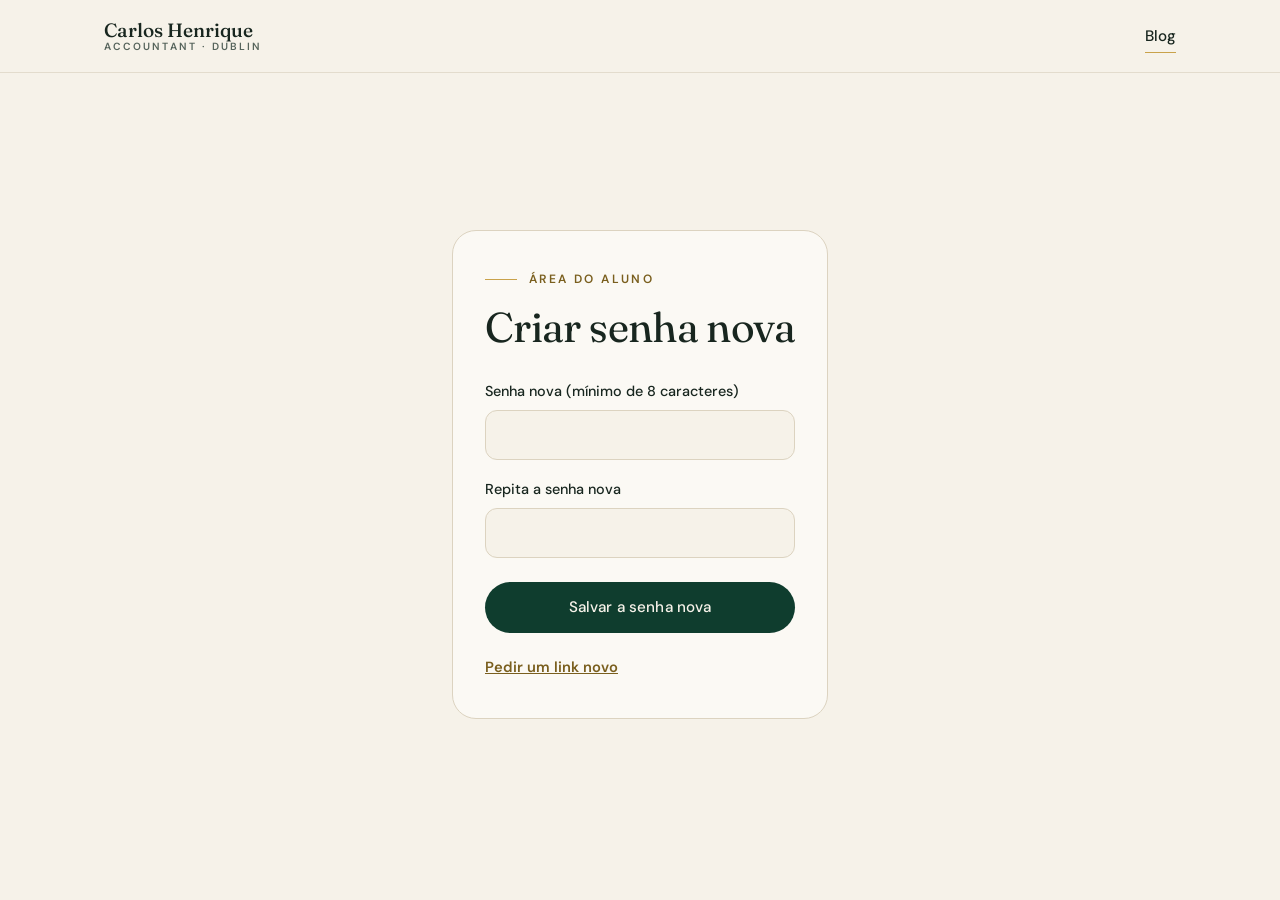
<file: public/conta/nova-senha/index.html>
<!DOCTYPE html>
<html lang="pt-BR">
<head>
    <meta charset="utf-8">
    <meta name="viewport" content="width=device-width, initial-scale=1">
    <meta name="color-scheme" content="only light">
    <meta name="robots" content="noindex">
    <!-- O link tem o código da senha nova: não repassar o endereço para outros sites -->
    <meta name="referrer" content="no-referrer">
    <title>Criar senha nova | Carlos Henrique</title>
    <meta name="theme-color" content="#0F3D2E">
    <link rel="icon" type="image/png" sizes="32x32" href="../../favicon-32.png">
    <link rel="preconnect" href="https://fonts.googleapis.com">
    <link href="https://fonts.googleapis.com/css2?family=Fraunces:ital,opsz,wght@0,9..144,400;0,9..144,500;1,9..144,400&family=DM+Sans:wght@400;500;600&display=swap" rel="stylesheet">
    <link rel="stylesheet" href="../../style.css">
</head>
<body class="conta-pagina">
    <header class="topo">
        <div class="caixa topo__linha">
            <a href="../../" class="marca">Carlos Henrique<span>Accountant · Dublin</span></a>
            <a href="../../blog/" class="link-seta">Blog</a>
        </div>
    </header>

    <main class="caixa conta">
        <div class="conta__cartao">
            <p class="rotulo"><span class="rotulo__linha"></span>Área do aluno</p>
            <h1>Criar senha nova</h1>
            <form id="form" class="conta__form" novalidate>
                <label class="campo">Senha nova (mínimo de 8 caracteres)
                    <input name="senha" type="password" autocomplete="new-password" required minlength="8" maxlength="200">
                </label>
                <label class="campo">Repita a senha nova
                    <input name="confirmar" type="password" autocomplete="new-password" required minlength="8" maxlength="200">
                </label>
                <p class="conta__erro" id="erro" role="alert" hidden></p>
                <button type="submit" class="botao">Salvar a senha nova</button>
            </form>
            <p class="conta__troca"><a href="../esqueci/">Pedir um link novo</a></p>
        </div>
    </main>

    <script src="../../conta/conta.js"></script>
    <script>formularioNovaSenha();</script>
</body>
</html>
</file>
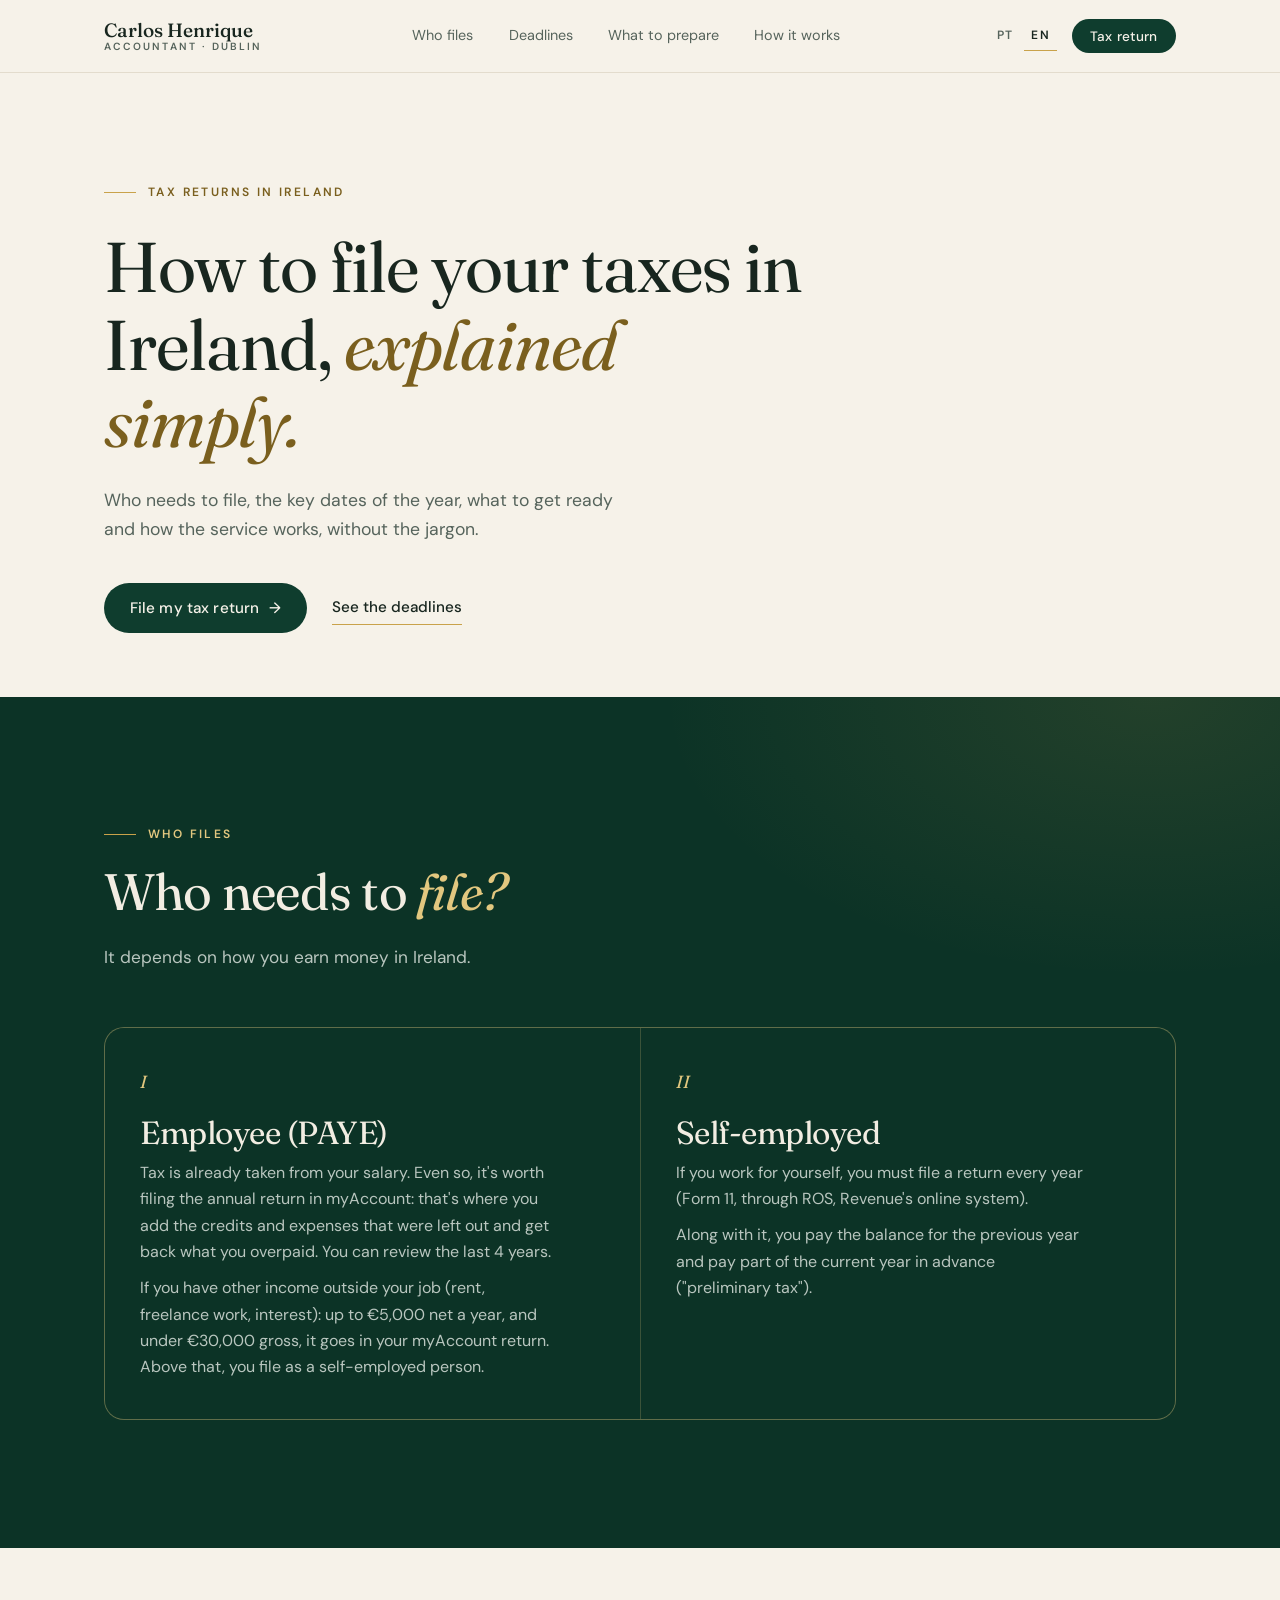
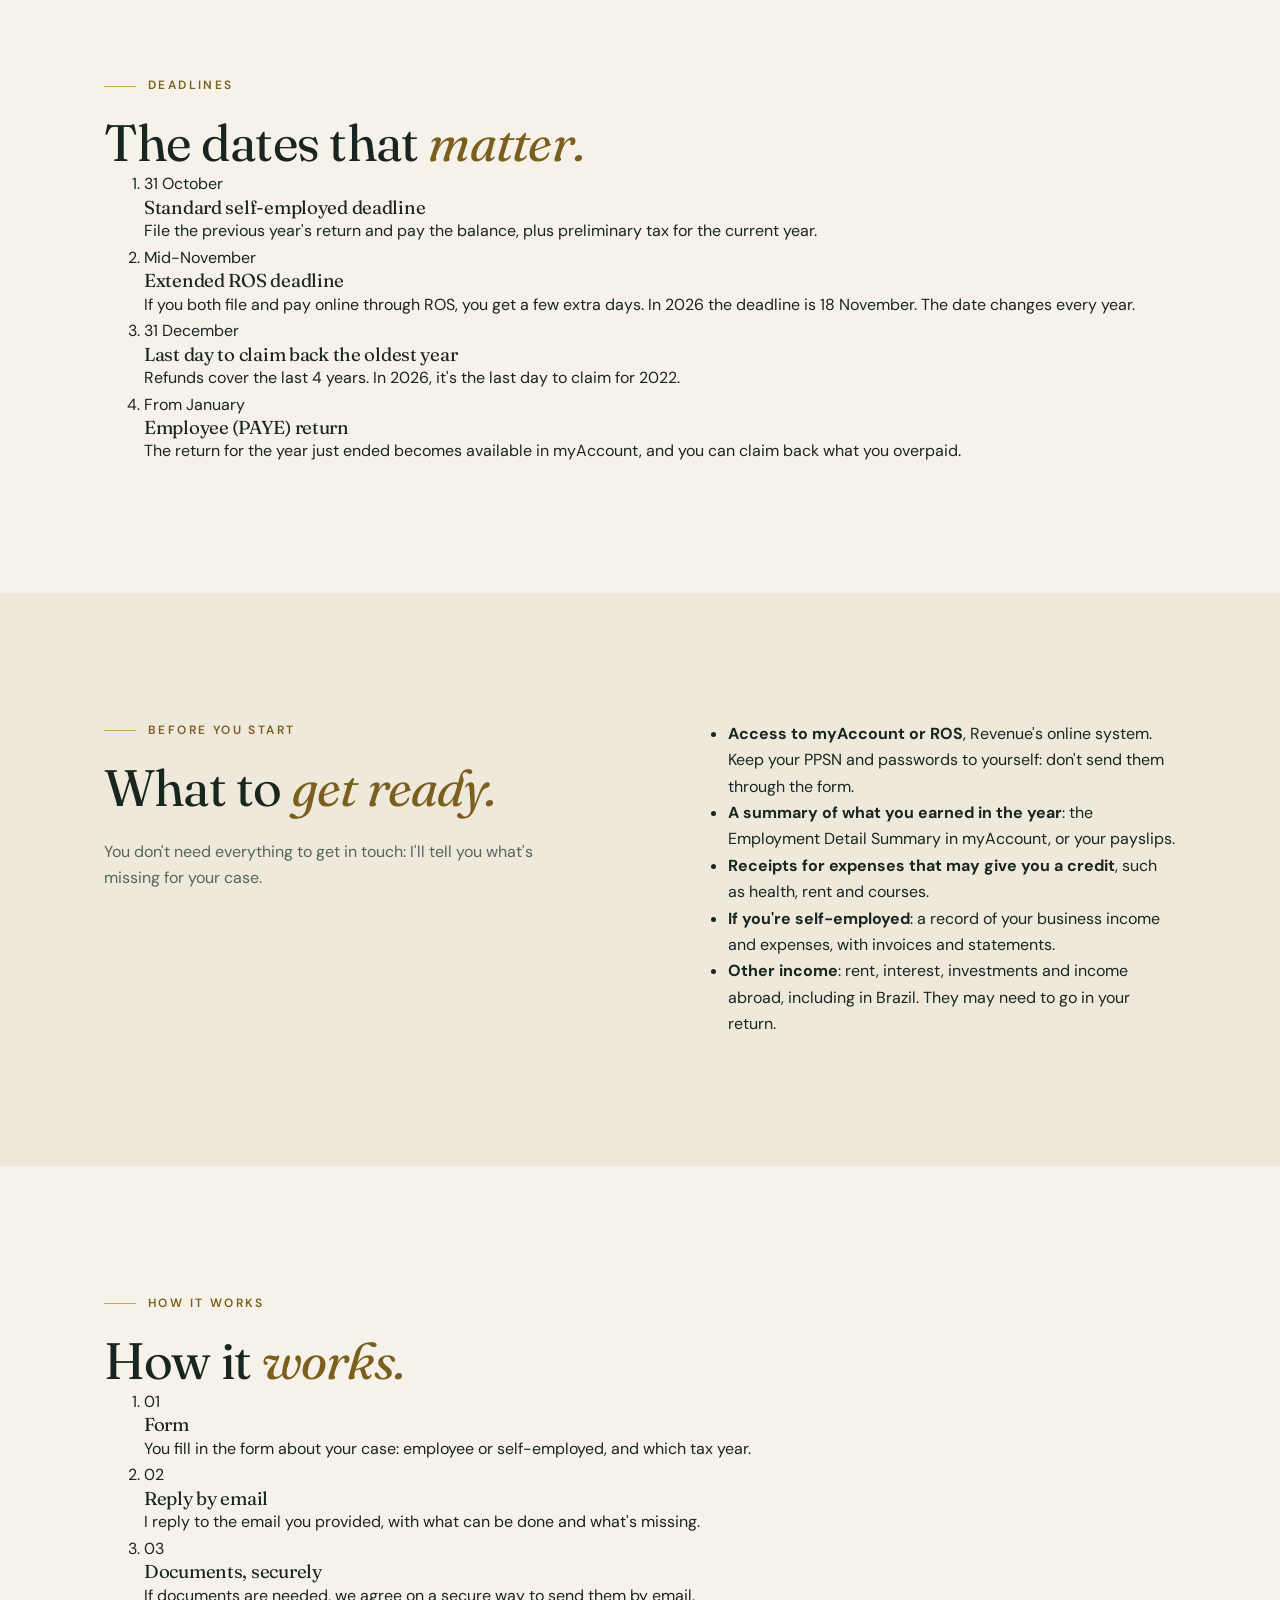
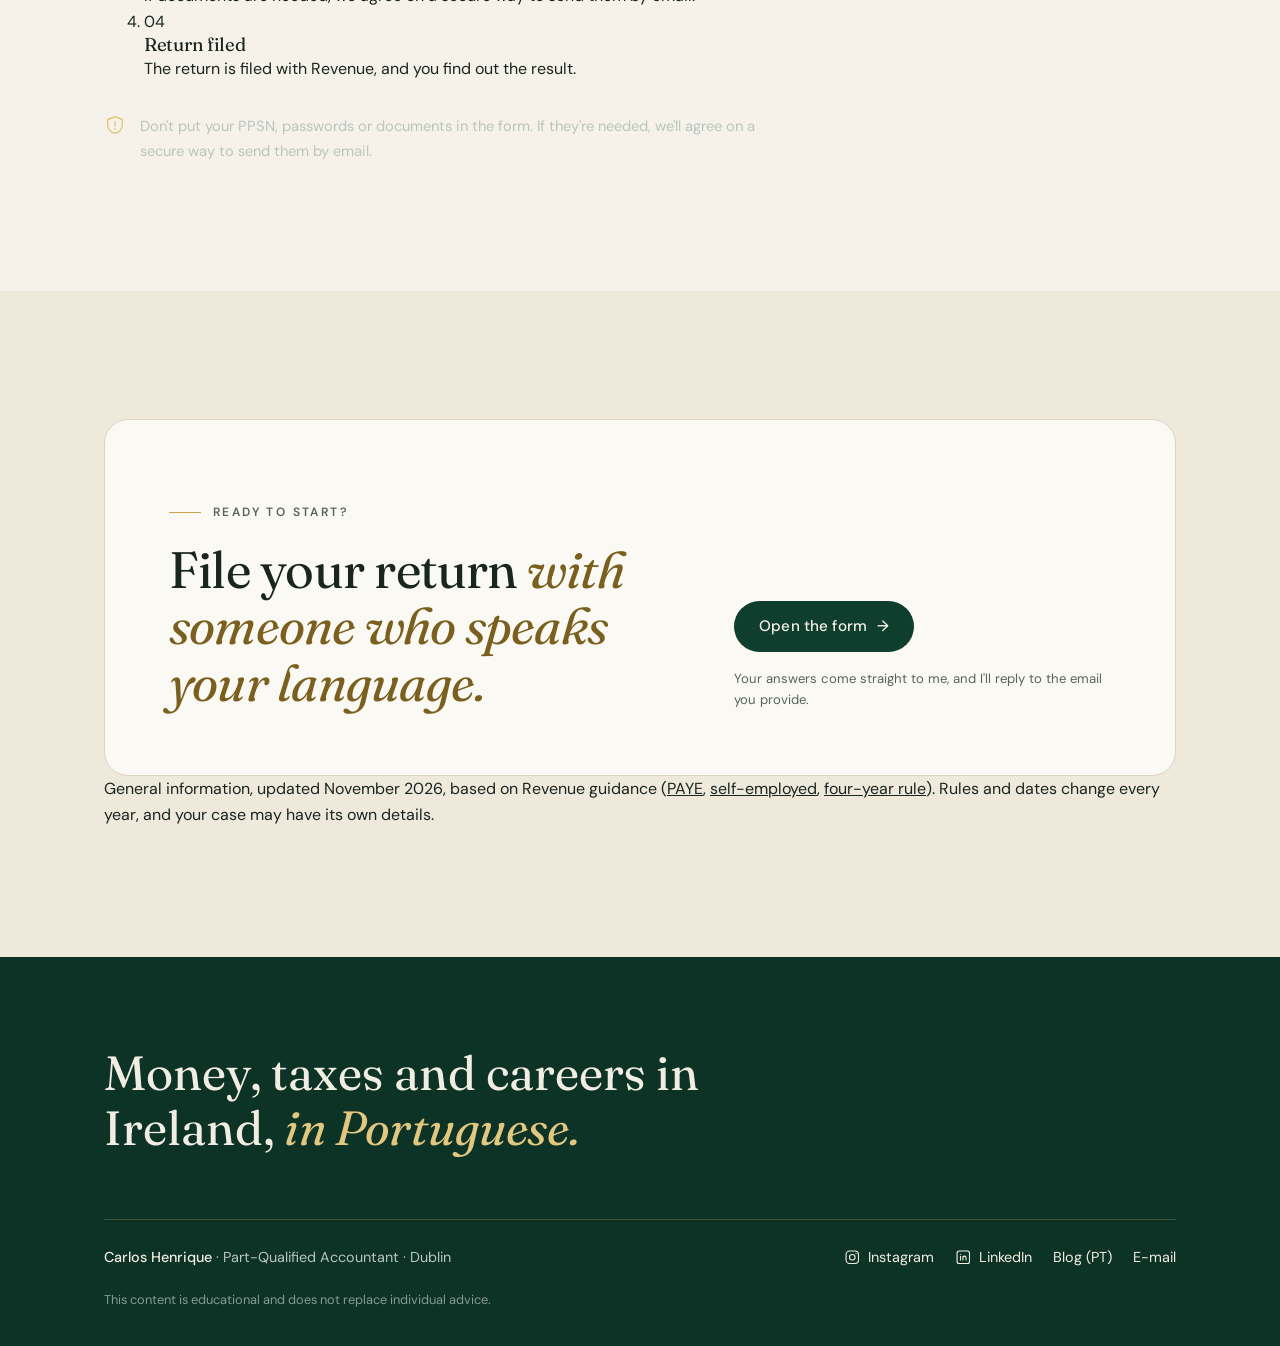
<file: public/en/declaracao/index.html>
<!DOCTYPE html>
<html lang="en" data-idioma="en">
<head>
    <meta charset="utf-8">
    <meta name="viewport" content="width=device-width, initial-scale=1">
    <meta name="color-scheme" content="only light">
    <meta name="description" content="How to file your taxes in Ireland: who needs to file (PAYE and self-employed), the key dates, what to prepare and how the service works.">
    <title>Filing your tax return in Ireland | Carlos Henrique</title>
    <meta name="theme-color" content="#0F3D2E">
    <link rel="canonical" href="https://henriqueaccountant.com/en/declaracao/">
    <!-- idiomas -->
    <link rel="alternate" hreflang="pt-BR" href="https://henriqueaccountant.com/declaracao/">
    <link rel="alternate" hreflang="en" href="https://henriqueaccountant.com/en/declaracao/">
    <link rel="alternate" hreflang="x-default" href="https://henriqueaccountant.com/en/declaracao/">
    <!-- /idiomas -->

    <meta property="og:type" content="article">
    <meta property="og:locale" content="en_IE">
    <meta property="og:title" content="Filing your tax return in Ireland | Carlos Henrique">
    <meta property="og:description" content="Who needs to file, the key dates, what to prepare and how the service works.">
    <meta property="og:site_name" content="Carlos Henrique">
    <meta property="og:url" content="https://henriqueaccountant.com/en/declaracao/">
    <meta property="og:image" content="https://henriqueaccountant.com/og-imagem.png">
    <meta property="og:image:width" content="1200">
    <meta property="og:image:height" content="630">
    <meta name="twitter:card" content="summary_large_image">

    <link rel="icon" type="image/png" sizes="32x32" href="../../favicon-32.png">
    <link rel="apple-touch-icon" href="../../apple-touch-icon.png">
    <link rel="preconnect" href="https://fonts.googleapis.com">
    <link href="https://fonts.googleapis.com/css2?family=Fraunces:ital,opsz,wght@0,9..144,400;0,9..144,500;0,9..144,600;1,9..144,400;1,9..144,500&family=DM+Sans:wght@400;500;600&display=swap" rel="stylesheet">
    <link rel="stylesheet" href="../../style.css">
</head>
<body>
    <a class="pular" href="#conteudo">Skip to content</a>

    <header class="topo">
        <div class="caixa topo__linha">
            <a href="../" class="marca">Carlos Henrique<span>Accountant · Dublin</span></a>
            <nav class="menu" aria-label="Main menu">
                <a href="#quem">Who files</a>
                <a href="#prazos">Deadlines</a>
                <a href="#preparar">What to prepare</a>
                <a href="#atendimento">How it works</a>
            </nav>
            <div class="topo__acoes">
                <nav class="idiomas" aria-label="Language">
                    <a href="../../declaracao/" hreflang="pt-BR" lang="pt-BR" data-idioma="pt">PT</a>
                    <a href="./" hreflang="en" lang="en" data-idioma="en">EN</a>
                </nav>
                <a href="https://tally.so/r/2EqxZj" target="_blank" rel="noopener" class="botao botao--pequeno">Tax return</a>
            </div>
        </div>
    </header>

    <main id="conteudo">
        <!-- Início -->
        <section class="hero hero--pagina">
            <div class="caixa">
                <p class="rotulo"><span class="rotulo__linha"></span>Tax returns in Ireland</p>
                <h1>How to file your taxes in Ireland, <em>explained simply.</em></h1>
                <p class="hero__lead">Who needs to file, the key dates of the year, what to get ready and how the service works, without the jargon.</p>
                <div class="hero__botoes">
                    <a href="https://tally.so/r/2EqxZj" target="_blank" rel="noopener" class="botao">File my tax return <span aria-hidden="true">→</span></a>
                    <a href="#prazos" class="link-seta">See the deadlines</a>
                </div>
            </div>
        </section>

        <!-- Quem precisa declarar -->
        <section id="quem" class="secao secao--escura">
            <div class="caixa">
                <div class="cabeca">
                    <p class="rotulo"><span class="rotulo__linha"></span>Who files</p>
                    <h2>Who needs to <em>file?</em></h2>
                    <p class="cabeca__texto">It depends on how you earn money in Ireland.</p>
                </div>
                <div class="opcoes">
                    <div class="opcao">
                        <span class="opcao__num">I</span>
                        <h3>Employee (PAYE)</h3>
                        <p>Tax is already taken from your salary. Even so, it's worth filing the annual return in myAccount: that's where you add the credits and expenses that were left out and get back what you overpaid. You can review the last 4 years.</p>
                        <p>If you have other income outside your job (rent, freelance work, interest): up to €5,000 net a year, and under €30,000 gross, it goes in your myAccount return. Above that, you file as a self-employed person.</p>
                    </div>
                    <div class="opcao">
                        <span class="opcao__num">II</span>
                        <h3>Self-employed</h3>
                        <p>If you work for yourself, you must file a return every year (Form 11, through ROS, Revenue's online system).</p>
                        <p>Along with it, you pay the balance for the previous year and pay part of the current year in advance ("preliminary tax").</p>
                    </div>
                </div>
            </div>
        </section>

        <!-- Prazos -->
        <section id="prazos" class="secao">
            <div class="caixa">
                <div class="cabeca">
                    <p class="rotulo"><span class="rotulo__linha"></span>Deadlines</p>
                    <h2>The dates that <em>matter.</em></h2>
                </div>
                <ol class="prazos">
                    <li>
                        <span class="prazos__data">31 October</span>
                        <div><h3>Standard self-employed deadline</h3><p>File the previous year's return and pay the balance, plus preliminary tax for the current year.</p></div>
                    </li>
                    <li>
                        <span class="prazos__data">Mid-November</span>
                        <div><h3>Extended ROS deadline</h3><p>If you both file and pay online through ROS, you get a few extra days. In 2026 the deadline is 18 November. The date changes every year.</p></div>
                    </li>
                    <li>
                        <span class="prazos__data">31 December</span>
                        <div><h3>Last day to claim back the oldest year</h3><p>Refunds cover the last 4 years. In 2026, it's the last day to claim for 2022.</p></div>
                    </li>
                    <li>
                        <span class="prazos__data">From January</span>
                        <div><h3>Employee (PAYE) return</h3><p>The return for the year just ended becomes available in myAccount, and you can claim back what you overpaid.</p></div>
                    </li>
                </ol>
            </div>
        </section>

        <!-- O que preparar -->
        <section id="preparar" class="secao secao--papel">
            <div class="caixa duas">
                <div>
                    <p class="rotulo"><span class="rotulo__linha"></span>Before you start</p>
                    <h2>What to <em>get ready.</em></h2>
                    <p class="duas__nota">You don't need everything to get in touch: I'll tell you what's missing for your case.</p>
                </div>
                <ul class="checklist">
                    <li><strong>Access to myAccount or ROS</strong>, Revenue's online system. Keep your PPSN and passwords to yourself: don't send them through the form.</li>
                    <li><strong>A summary of what you earned in the year</strong>: the Employment Detail Summary in myAccount, or your payslips.</li>
                    <li><strong>Receipts for expenses that may give you a credit</strong>, such as health, rent and courses.</li>
                    <li><strong>If you're self-employed</strong>: a record of your business income and expenses, with invoices and statements.</li>
                    <li><strong>Other income</strong>: rent, interest, investments and income abroad, including in Brazil. They may need to go in your return.</li>
                </ul>
            </div>
        </section>

        <!-- Atendimento -->
        <section id="atendimento" class="secao">
            <div class="caixa">
                <div class="cabeca">
                    <p class="rotulo"><span class="rotulo__linha"></span>How it works</p>
                    <h2>How it <em>works.</em></h2>
                </div>
                <ol class="passos">
                    <li><span>01</span><h3>Form</h3><p>You fill in the form about your case: employee or self-employed, and which tax year.</p></li>
                    <li><span>02</span><h3>Reply by email</h3><p>I reply to the email you provided, with what can be done and what's missing.</p></li>
                    <li><span>03</span><h3>Documents, securely</h3><p>If documents are needed, we agree on a secure way to send them by email.</p></li>
                    <li><span>04</span><h3>Return filed</h3><p>The return is filed with Revenue, and you find out the result.</p></li>
                </ol>
                <p class="aviso aviso--claro"><svg viewBox="0 0 24 24" aria-hidden="true"><path d="M12 3l8 3v6c0 4.5-3.4 8.3-8 9-4.6-.7-8-4.5-8-9V6z"/><path d="M12 8v5M12 16v.5"/></svg>
                    <span>Don't put your PPSN, passwords or documents in the form. If they're needed, we'll agree on a secure way to send them by email.</span></p>
            </div>
        </section>

        <!-- Chamada final -->
        <section class="secao secao--papel">
            <div class="caixa">
                <div class="destaque">
                    <div>
                        <p class="rotulo"><span class="rotulo__linha"></span>Ready to start?</p>
                        <h2>File your return <em>with someone who speaks your language.</em></h2>
                    </div>
                    <div class="destaque__acao">
                        <a href="https://tally.so/r/2EqxZj" target="_blank" rel="noopener" class="botao">Open the form <span aria-hidden="true">→</span></a>
                        <p class="nota">Your answers come straight to me, and I'll reply to the email you provide.</p>
                    </div>
                </div>
                <p class="fontes">General information, updated November 2026, based on Revenue guidance (<a href="https://www.revenue.ie/en/jobs-and-pensions/end-of-year-process/paye-income-tax-return.aspx" target="_blank" rel="noopener">PAYE</a>, <a href="https://www.revenue.ie/en/self-assessment-and-self-employment/filing-your-tax-return/index.aspx" target="_blank" rel="noopener">self-employed</a>, <a href="https://www.revenue.ie/en/personal-tax-credits-reliefs-and-exemptions/four-year-rule/index.aspx" target="_blank" rel="noopener">four-year rule</a>). Rules and dates change every year, and your case may have its own details.</p>
            </div>
        </section>
    </main>

    <footer class="rodape">
        <div class="caixa">
            <p class="rodape__frase">Money, taxes and careers in Ireland, <em>in Portuguese.</em></p>
            <div class="rodape__linha">
                <p><strong>Carlos Henrique</strong> · Part-Qualified Accountant · Dublin</p>
                <nav aria-label="Social media">
                    <a class="rede" href="https://www.instagram.com/henrique.accountant/" target="_blank" rel="noopener"><svg class="icone" viewBox="0 0 24 24" aria-hidden="true"><rect x="3" y="3" width="18" height="18" rx="5"/><circle cx="12" cy="12" r="4"/><circle cx="17.5" cy="6.5" r=".9" class="icone__ponto"/></svg>Instagram</a>
                    <a class="rede" href="https://www.linkedin.com/in/carlos-henrique-de-souza-ba167914a" target="_blank" rel="noopener"><svg class="icone" viewBox="0 0 24 24" aria-hidden="true"><rect x="3" y="3" width="18" height="18" rx="3"/><path d="M8 10.5V16M8 7.6v.1M11.5 16v-5.5M11.5 13c0-1.7 1-2.6 2.3-2.6s2.2.9 2.2 2.6V16"/></svg>LinkedIn</a>
                    <a href="/blog/">Blog (PT)</a>
                    <a href="../#parcerias">E-mail</a>
                </nav>
            </div>
            <p class="rodape__aviso">This content is educational and does not replace individual advice.</p>
        </div>
    </footer>

    <script>
        // Idioma: marca o atual e guarda a escolha (no Cloudflare, o Worker respeita o cookie)
        const idiomaAtual = document.documentElement.dataset.idioma;
        document.querySelectorAll(".idiomas a").forEach((a) => {
            if (a.dataset.idioma === idiomaAtual) a.setAttribute("aria-current", "true");
            a.addEventListener("click", () => {
                document.cookie = `idioma=${a.dataset.idioma}; path=/; max-age=31536000; samesite=lax`;
            });
        });
    </script>
</body>
</html>
</file>
<file: css/style.css>
/* Cores e fontes da página de links do Carlos: verde, creme e dourado */
:root {
  --fundo: #F6F2E9;
  --papel: #EFE9DC;
  --superficie: #FBF9F4;
  --linha: #DCD3C0;
  --texto: #18261F;
  --suave: #56645C;
  --verde: #0F3D2E;
  --verde-fundo: #0C3326;
  --ouro: #C9A24A;
  --ouro-claro: #E2C77F;
  --ouro-texto: #7A5F1E;
  --titulo: 'Fraunces', Georgia, 'Times New Roman', serif;
  --corpo: 'DM Sans', system-ui, -apple-system, 'Segoe UI', sans-serif;
}
@media (prefers-color-scheme: dark) {
  :root {
    --fundo: #0B2A20;
    --papel: #0F3226;
    --superficie: #12392C;
    --linha: #2A5546;
    --texto: #F2EDE2;
    --suave: #B9C6BF;
    --verde: #E2C77F;
    --verde-fundo: #08221A;
    --ouro-texto: #E2C77F;
  }
}

* { margin: 0; box-sizing: border-box; }
html { scroll-behavior: smooth; scroll-padding-top: 5rem; }
body { font-family: var(--corpo); background: var(--fundo); color: var(--texto); line-height: 1.65; -webkit-font-smoothing: antialiased; }
img { max-width: 100%; display: block; }
a { color: inherit; }
h1, h2, h3 { font-family: var(--titulo); font-weight: 400; letter-spacing: -.015em; line-height: 1.1; }
h1 em, h2 em, .rodape__frase em { font-style: italic; color: var(--ouro-texto); }

.caixa { max-width: 1120px; margin: 0 auto; padding: 0 24px; }
.pular { position: absolute; left: -999px; }
.pular:focus { left: 12px; top: 12px; z-index: 100; background: var(--superficie); padding: 8px 12px; border-radius: 8px; }

/* Rótulo com fio dourado */
.rotulo { display: flex; align-items: center; gap: .75rem; font-size: .75rem; font-weight: 600; letter-spacing: .2em; text-transform: uppercase; color: var(--ouro-texto); }
.rotulo__linha { width: 32px; height: 1px; background: var(--ouro); }

/* Botões e links */
.botao { display: inline-flex; align-items: center; gap: .6rem; padding: .95rem 1.6rem; border-radius: 999px; background: var(--verde); color: var(--fundo);
  font: 500 .95rem var(--corpo); letter-spacing: .01em; text-decoration: none; border: 0; cursor: pointer; transition: background .2s, transform .2s; }
.botao:hover { transform: translateY(-1px); background: color-mix(in srgb, var(--verde) 88%, var(--ouro)); }
.botao--pequeno { padding: .55rem 1.15rem; font-size: .85rem; }
.link-seta { background: none; border: 0; padding: .4rem 0; font: 500 .95rem var(--corpo); color: var(--texto); cursor: pointer;
  text-decoration: none; border-bottom: 1px solid var(--ouro); transition: color .2s; }
.link-seta:hover { color: var(--ouro-texto); }

/* Topo */
.topo { position: sticky; top: 0; z-index: 50; background: color-mix(in srgb, var(--fundo) 88%, transparent); backdrop-filter: blur(10px); border-bottom: 1px solid color-mix(in srgb, var(--linha) 70%, transparent); }
.topo__linha { display: flex; align-items: center; justify-content: space-between; gap: 1rem; height: 72px; }
.marca { display: flex; flex-direction: column; line-height: 1.15; text-decoration: none; font-family: var(--titulo); font-size: 1.2rem; font-weight: 500; }
.marca span { font-family: var(--corpo); font-size: .65rem; font-weight: 600; letter-spacing: .2em; text-transform: uppercase; color: var(--suave); }
.menu { display: none; gap: 2.2rem; font-size: .9rem; }
.menu a { text-decoration: none; color: var(--suave); transition: color .2s; }
.menu a:hover { color: var(--texto); }
@media (min-width: 900px) { .menu { display: flex; } }

/* Início */
.hero { padding: 64px 0 56px; }
.hero__grade { display: grid; gap: 56px; align-items: center; }
@media (min-width: 900px) { .hero { padding: 110px 0 80px; } .hero__grade { grid-template-columns: 1.35fr 1fr; gap: 80px; } }
.hero h1 { margin-top: 1.6rem; font-size: clamp(2.5rem, 6.2vw, 4.4rem); }
.hero__lead { margin-top: 1.6rem; max-width: 33rem; font-size: 1.1rem; color: var(--suave); }
.hero__botoes { margin-top: 2.4rem; display: flex; flex-wrap: wrap; align-items: center; gap: 1.6rem; }

.retrato { justify-self: center; text-align: center; }
.retrato__moldura { position: relative; width: 240px; height: 300px; border-radius: 999px 999px 18px 18px; overflow: hidden;
  box-shadow: 0 30px 60px -20px rgba(15, 61, 46, .35); }
.retrato__moldura::after { content: ""; position: absolute; inset: 10px; border-radius: 999px 999px 12px 12px; border: 1px solid rgba(255, 255, 255, .55); pointer-events: none; }
.retrato__moldura img { width: 100%; height: 100%; object-fit: cover; object-position: 50% 30%; }
.retrato figcaption { margin-top: 1.2rem; display: flex; flex-direction: column; }
.retrato strong { font-family: var(--titulo); font-weight: 500; font-size: 1.25rem; }
.retrato span { font-size: .85rem; color: var(--suave); }

.faixa { margin-top: 72px; list-style: none; padding: 1.6rem 0 0; border-top: 1px solid var(--linha); display: grid; gap: 1rem; }
@media (min-width: 700px) { .faixa { grid-template-columns: repeat(3, 1fr); } }
.faixa li { display: flex; align-items: baseline; gap: 1rem; font-family: var(--titulo); font-size: 1.35rem; }
.faixa span { font-family: var(--corpo); font-size: .75rem; font-weight: 600; letter-spacing: .15em; color: var(--ouro-texto); }

/* Seções */
.secao { padding: 96px 0; }
@media (min-width: 900px) { .secao { padding: 128px 0; } }
.secao h2 { margin-top: 1.2rem; font-size: clamp(2rem, 4.6vw, 3.2rem); max-width: 18ch; }
.cabeca { max-width: 640px; }
.cabeca__texto { margin-top: 1.4rem; font-size: 1.08rem; }

.duas { display: grid; gap: 40px; }
@media (min-width: 900px) { .duas { grid-template-columns: 1fr 1fr; gap: 96px; align-items: start; } }
.duas__texto p { font-size: 1.15rem; color: var(--suave); }
.duas__texto p:first-child { font-family: var(--titulo); font-size: 1.6rem; line-height: 1.35; color: var(--texto); }
.duas__texto p + p { margin-top: 1.2rem; }
.duas__nota { margin-top: 1.4rem; color: var(--suave); max-width: 30rem; }

/* Declaração (seção escura) */
.secao--escura { background: var(--verde-fundo); color: #F2EDE2;
  background-image: radial-gradient(700px 400px at 90% 0%, rgba(201, 162, 74, .12), transparent 70%); }
.secao--escura .rotulo { color: var(--ouro-claro); }
.secao--escura h2 em { color: var(--ouro-claro); }
.secao--escura .cabeca__texto { color: #B9C6BF; }
.opcoes { margin-top: 56px; display: grid; gap: 1px; background: rgba(226, 199, 127, .22); border: 1px solid rgba(226, 199, 127, .22); border-radius: 20px; overflow: hidden; }
@media (min-width: 760px) { .opcoes { grid-template-columns: 1fr 1fr; } }
.opcao { display: block; padding: 2.4rem 2.2rem; background: var(--verde-fundo); text-decoration: none; transition: background .25s; }
.opcao:hover { background: #10402F; }
.opcao__num { font-family: var(--titulo); font-style: italic; font-size: 1.1rem; color: var(--ouro-claro); }
.opcao h3 { margin-top: 1.2rem; font-size: 2rem; }
.opcao p { margin-top: .6rem; color: #B9C6BF; max-width: 26rem; }
.opcao__link { display: inline-flex; gap: .5rem; margin-top: 1.8rem; font-size: .9rem; font-weight: 500; color: var(--ouro-claro); padding-bottom: .2rem; border-bottom: 1px solid rgba(226, 199, 127, .45); }
.aviso { margin-top: 32px; display: flex; gap: .9rem; align-items: flex-start; font-size: .92rem; color: #B9C6BF; max-width: 680px; }
.aviso svg { flex-shrink: 0; width: 22px; height: 22px; fill: none; stroke: var(--ouro-claro); stroke-width: 1.5; stroke-linecap: round; stroke-linejoin: round; }

/* Conteúdo (lista editorial) */
.lista-links { margin-top: 48px; border-top: 1px solid var(--linha); }
.lista-links a { display: grid; gap: .3rem; padding: 2rem 0; border-bottom: 1px solid var(--linha); text-decoration: none; transition: padding .25s; }
@media (min-width: 760px) { .lista-links a { grid-template-columns: 220px 1fr auto; align-items: baseline; gap: 2rem; } }
.lista-links a:hover { padding-left: .8rem; }
.lista-links__nome { font-family: var(--titulo); font-size: 1.9rem; }
.lista-links__desc { color: var(--suave); }
.lista-links__fim { font-size: .9rem; font-weight: 500; color: var(--ouro-texto); white-space: nowrap; }

/* Cursos */
.secao--papel { background: var(--papel); }
.destaque { display: grid; gap: 36px; padding: 3rem 2.4rem; border-radius: 24px; background: var(--superficie); border: 1px solid var(--linha); }
@media (min-width: 900px) { .destaque { grid-template-columns: 1.4fr 1fr; align-items: end; padding: 4rem; } }
.destaque p { margin-top: 1.2rem; color: var(--suave); max-width: 32rem; }
.destaque__acao .nota { margin-top: 1rem; }
.nota { font-size: .82rem; color: var(--suave); }

/* Parcerias */
.contato { padding: 2.4rem; border-radius: 24px; background: var(--superficie); border: 1px solid var(--linha); }
.contato > p:first-child { color: var(--suave); }
.contato__email { margin-top: 1.2rem; font-family: var(--titulo); font-size: clamp(1.15rem, 4.4vw, 1.55rem); overflow-wrap: anywhere; }
.contato__botoes { margin-top: 1.8rem; display: flex; flex-wrap: wrap; align-items: center; gap: 1.4rem; }
.contato .nota { margin-top: .8rem; min-height: 1.2em; }

/* Rodapé */
.rodape { padding: 88px 0 36px; background: var(--verde-fundo); color: #B9C6BF; }
.rodape__frase { font-family: var(--titulo); font-size: clamp(1.8rem, 4.5vw, 3rem); line-height: 1.15; color: #F2EDE2; max-width: 20ch; }
.rodape__frase em { color: var(--ouro-claro); }
.rodape__linha { margin-top: 64px; padding-top: 1.6rem; border-top: 1px solid rgba(226, 199, 127, .22); display: flex; flex-wrap: wrap; justify-content: space-between; gap: 1rem; font-size: .9rem; }
.rodape__linha strong { color: #F2EDE2; font-weight: 500; }
.rodape nav { display: flex; gap: 1.6rem; }
.rodape nav a { text-decoration: none; color: #F2EDE2; }
.rodape nav a:hover { color: var(--ouro-claro); }
.rodape__aviso { margin-top: 1.2rem; font-size: .8rem; opacity: .7; }
</file>
<file: public/style.css>
/* Cores e fontes da página de links do Carlos: verde, creme e dourado.
   Sempre no tema claro, mesmo com o celular no modo escuro. */
:root {
  --fundo: #F6F2E9;
  --papel: #EFE9DC;
  --superficie: #FBF9F4;
  --linha: #DCD3C0;
  --texto: #18261F;
  --suave: #56645C;
  --verde: #0F3D2E;
  --verde-fundo: #0C3326;
  --ouro: #C9A24A;
  --ouro-claro: #E2C77F;
  --ouro-texto: #7A5F1E;
  --titulo: 'Fraunces', Georgia, 'Times New Roman', serif;
  --corpo: 'DM Sans', system-ui, -apple-system, 'Segoe UI', sans-serif;
  color-scheme: light;
}

* { margin: 0; box-sizing: border-box; }
html { scroll-behavior: smooth; scroll-padding-top: 5rem; }
body { font-family: var(--corpo); background: var(--fundo); color: var(--texto); line-height: 1.65; -webkit-font-smoothing: antialiased; }
img { max-width: 100%; display: block; }
a { color: inherit; }
h1, h2, h3 { font-family: var(--titulo); font-weight: 400; letter-spacing: -.015em; line-height: 1.1; }
h1 em, h2 em, .rodape__frase em { font-style: italic; color: var(--ouro-texto); }

.caixa { max-width: 1120px; margin: 0 auto; padding: 0 24px; }
.pular { position: absolute; left: -999px; }
.pular:focus { left: 12px; top: 12px; z-index: 100; background: var(--superficie); padding: 8px 12px; border-radius: 8px; }

/* Rótulo com fio dourado */
.rotulo { display: flex; align-items: center; gap: .75rem; font-size: .75rem; font-weight: 600; letter-spacing: .2em; text-transform: uppercase; color: var(--ouro-texto); }
.rotulo__linha { width: 32px; height: 1px; background: var(--ouro); }

/* Botões e links */
.botao { display: inline-flex; align-items: center; gap: .6rem; padding: .95rem 1.6rem; border-radius: 999px; background: var(--verde); color: var(--fundo);
  font: 500 .95rem var(--corpo); letter-spacing: .01em; text-decoration: none; border: 0; cursor: pointer; transition: background .2s, transform .2s; }
.botao:hover { transform: translateY(-1px); background: color-mix(in srgb, var(--verde) 88%, var(--ouro)); }
.botao--pequeno { padding: .55rem 1.15rem; font-size: .85rem; }
.link-seta { background: none; border: 0; padding: .4rem 0; font: 500 .95rem var(--corpo); color: var(--texto); cursor: pointer;
  text-decoration: none; border-bottom: 1px solid var(--ouro); transition: color .2s; }
.link-seta:hover { color: var(--ouro-texto); }

/* Topo */
.topo { position: sticky; top: 0; z-index: 50; background: color-mix(in srgb, var(--fundo) 88%, transparent); backdrop-filter: blur(10px); border-bottom: 1px solid color-mix(in srgb, var(--linha) 70%, transparent); }
.topo__linha { display: flex; align-items: center; justify-content: space-between; gap: 1rem; height: 72px; }
.marca { display: flex; flex-direction: column; line-height: 1.15; text-decoration: none; font-family: var(--titulo); font-size: 1.2rem; font-weight: 500; }
.marca span { font-family: var(--corpo); font-size: .65rem; font-weight: 600; letter-spacing: .2em; text-transform: uppercase; color: var(--suave); }
.menu { display: none; gap: 2.2rem; font-size: .9rem; }
.menu a { text-decoration: none; color: var(--suave); transition: color .2s; }
.menu a:hover { color: var(--texto); }
@media (min-width: 900px) { .menu { display: flex; } }

/* Início */
.hero { padding: 64px 0 56px; }
.hero__grade { display: grid; gap: 56px; align-items: center; }
@media (min-width: 900px) { .hero { padding: 110px 0 80px; } .hero__grade { grid-template-columns: 1.35fr 1fr; gap: 80px; } }
.hero h1 { margin-top: 1.6rem; font-size: clamp(2.5rem, 6.2vw, 4.4rem); }
.hero__lead { margin-top: 1.6rem; max-width: 33rem; font-size: 1.1rem; color: var(--suave); }
.hero__botoes { margin-top: 2.4rem; display: flex; flex-wrap: wrap; align-items: center; gap: 1.6rem; }

.retrato { justify-self: center; text-align: center; }
.retrato__moldura { position: relative; width: 240px; height: 300px; border-radius: 999px 999px 18px 18px; overflow: hidden;
  box-shadow: 0 30px 60px -20px rgba(15, 61, 46, .35); }
.retrato__moldura::after { content: ""; position: absolute; inset: 10px; border-radius: 999px 999px 12px 12px; border: 1px solid rgba(255, 255, 255, .55); pointer-events: none; }
.retrato__moldura img { width: 100%; height: 100%; object-fit: cover; object-position: 50% 30%; }
.retrato figcaption { margin-top: 1.2rem; display: flex; flex-direction: column; }
.retrato strong { font-family: var(--titulo); font-weight: 500; font-size: 1.25rem; }
.retrato span { font-size: .85rem; color: var(--suave); }

.faixa { margin-top: 72px; list-style: none; padding: 1.6rem 0 0; border-top: 1px solid var(--linha); display: grid; gap: 1rem; }
@media (min-width: 700px) { .faixa { grid-template-columns: repeat(3, 1fr); } }
.faixa li { display: flex; align-items: baseline; gap: 1rem; font-family: var(--titulo); font-size: 1.35rem; }
.faixa span { font-family: var(--corpo); font-size: .75rem; font-weight: 600; letter-spacing: .15em; color: var(--ouro-texto); }

/* Seções */
.secao { padding: 96px 0; }
@media (min-width: 900px) { .secao { padding: 128px 0; } }
.secao h2 { margin-top: 1.2rem; font-size: clamp(2rem, 4.6vw, 3.2rem); max-width: 18ch; }
.cabeca { max-width: 640px; }
.cabeca__texto { margin-top: 1.4rem; font-size: 1.08rem; }

.duas { display: grid; gap: 40px; }
@media (min-width: 900px) { .duas { grid-template-columns: 1fr 1fr; gap: 96px; align-items: start; } }
.duas__texto p { font-size: 1.15rem; color: var(--suave); }
.duas__texto p:first-child { font-family: var(--titulo); font-size: 1.6rem; line-height: 1.35; color: var(--texto); }
.duas__texto p + p { margin-top: 1.2rem; }
.duas__nota { margin-top: 1.4rem; color: var(--suave); max-width: 30rem; }

/* Declaração (seção escura) */
.secao--escura { background: var(--verde-fundo); color: #F2EDE2;
  background-image: radial-gradient(700px 400px at 90% 0%, rgba(201, 162, 74, .12), transparent 70%); }
.secao--escura .rotulo { color: var(--ouro-claro); }
.secao--escura h2 em { color: var(--ouro-claro); }
.secao--escura .cabeca__texto { color: #B9C6BF; }
.opcoes { margin-top: 56px; display: grid; gap: 1px; background: rgba(226, 199, 127, .22); border: 1px solid rgba(226, 199, 127, .22); border-radius: 20px; overflow: hidden; }
@media (min-width: 760px) { .opcoes { grid-template-columns: 1fr 1fr; } }
.opcao { display: block; padding: 2.4rem 2.2rem; background: var(--verde-fundo); text-decoration: none; transition: background .25s; }
.opcao:hover { background: #10402F; }
.opcao__num { font-family: var(--titulo); font-style: italic; font-size: 1.1rem; color: var(--ouro-claro); }
.opcao h3 { margin-top: 1.2rem; font-size: 2rem; }
.opcao p { margin-top: .6rem; color: #B9C6BF; max-width: 26rem; }
.opcao__link { display: inline-flex; gap: .5rem; margin-top: 1.8rem; font-size: .9rem; font-weight: 500; color: var(--ouro-claro); padding-bottom: .2rem; border-bottom: 1px solid rgba(226, 199, 127, .45); }
.aviso { margin-top: 32px; display: flex; gap: .9rem; align-items: flex-start; font-size: .92rem; color: #B9C6BF; max-width: 680px; }
.aviso svg { flex-shrink: 0; width: 22px; height: 22px; fill: none; stroke: var(--ouro-claro); stroke-width: 1.5; stroke-linecap: round; stroke-linejoin: round; }

/* Conteúdo (lista editorial) */
.lista-links { margin-top: 48px; border-top: 1px solid var(--linha); }
.lista-links a { display: grid; gap: .3rem; padding: 2rem 0; border-bottom: 1px solid var(--linha); text-decoration: none; transition: padding .25s; }
@media (min-width: 760px) { .lista-links a { grid-template-columns: 220px 1fr auto; align-items: baseline; gap: 2rem; } }
.lista-links a:hover { padding-left: .8rem; }
.lista-links__nome { font-family: var(--titulo); font-size: 1.9rem; }
.lista-links__desc { color: var(--suave); }
.lista-links__fim { font-size: .9rem; font-weight: 500; color: var(--ouro-texto); white-space: nowrap; }

/* Cursos */
.secao--papel { background: var(--papel); }
.destaque { display: grid; gap: 36px; padding: 3rem 2.4rem; border-radius: 24px; background: var(--superficie); border: 1px solid var(--linha); }
@media (min-width: 900px) { .destaque { grid-template-columns: 1.4fr 1fr; align-items: end; padding: 4rem; } }
.destaque p { margin-top: 1.2rem; color: var(--suave); max-width: 32rem; }
.destaque__acao .nota { margin-top: 1rem; }
.nota { font-size: .82rem; color: var(--suave); }

/* Parcerias */
.contato { padding: 2.4rem; border-radius: 24px; background: var(--superficie); border: 1px solid var(--linha); }
.contato > p:first-child { color: var(--suave); }
.contato__email { margin-top: 1.2rem; font-family: var(--titulo); font-size: clamp(1.15rem, 4.4vw, 1.55rem); overflow-wrap: anywhere; }
.contato__botoes { margin-top: 1.8rem; display: flex; flex-wrap: wrap; align-items: center; gap: 1.4rem; }
.contato .nota { margin-top: .8rem; min-height: 1.2em; }

/* Rodapé */
.rodape { padding: 88px 0 36px; background: var(--verde-fundo); color: #B9C6BF; }
.rodape__frase { font-family: var(--titulo); font-size: clamp(1.8rem, 4.5vw, 3rem); line-height: 1.15; color: #F2EDE2; max-width: 20ch; }
.rodape__frase em { color: var(--ouro-claro); }
.rodape__linha { margin-top: 64px; padding-top: 1.6rem; border-top: 1px solid rgba(226, 199, 127, .22); display: flex; flex-wrap: wrap; justify-content: space-between; gap: 1rem; font-size: .9rem; }
.rodape__linha strong { color: #F2EDE2; font-weight: 500; }
.rodape nav { display: flex; gap: 1.6rem; }
.rodape nav a { text-decoration: none; color: #F2EDE2; }
.rodape nav a:hover { color: var(--ouro-claro); }
.rodape__aviso { margin-top: 1.2rem; font-size: .8rem; opacity: .7; }

/* Seletor de idioma */
.topo__acoes { display: flex; align-items: center; gap: .9rem; }
.idiomas { display: flex; gap: .2rem; font-size: .75rem; font-weight: 600; letter-spacing: .12em; }
.idiomas a { padding: .3rem .45rem; border-radius: 6px; text-decoration: none; color: var(--suave); }
.idiomas a:hover { color: var(--texto); }
.idiomas a[aria-current] { color: var(--texto); box-shadow: inset 0 -1px 0 var(--ouro); border-radius: 0; }

/* Página não encontrada */
.erro { min-height: 70vh; display: flex; flex-direction: column; justify-content: center; }
.erro h1 { margin-top: 1.2rem; font-size: clamp(2.4rem, 6vw, 4rem); }
.erro p { margin-top: 1.2rem; color: var(--suave); }
.erro .botao { margin-top: 2rem; align-self: flex-start; }

/* Topo no celular: nome numa linha só e botão sem quebrar */
.marca, .botao { white-space: nowrap; }
@media (max-width: 480px) {
  .marca { font-size: 1.05rem; }
  .marca span { display: none; }
  .topo__acoes { gap: .5rem; }
}

/* Blog */
.hero--pagina { padding-bottom: 64px; }
.hero--pagina h1 { max-width: 16ch; }
.secao--blog { padding-top: 0; }
.posts { display: grid; gap: 20px; }
@media (min-width: 760px) { .posts { grid-template-columns: repeat(2, 1fr); } }
.post-cartao { display: flex; flex-direction: column; border-radius: 20px; overflow: hidden; background: var(--superficie); border: 1px solid var(--linha); text-decoration: none; transition: transform .2s, border-color .2s; }
.post-cartao:hover { transform: translateY(-3px); border-color: var(--ouro); }
.post-cartao__capa { width: 100%; aspect-ratio: 16 / 9; object-fit: cover; }
.post-cartao__texto { padding: 1.8rem; }
.post-cartao__data { font-size: .8rem; font-weight: 600; letter-spacing: .08em; text-transform: uppercase; color: var(--ouro-texto); }
.post-cartao h2 { margin-top: .8rem; font-size: 1.7rem; }
.post-cartao p:not(.post-cartao__data) { margin-top: .6rem; color: var(--suave); }
.post-cartao .opcao__link { color: var(--ouro-texto); border-bottom-color: var(--ouro); }
.posts__vazio { color: var(--suave); font-size: 1.1rem; }

.post__cabeca { max-width: 780px; padding-top: 56px; padding-bottom: 40px; }
@media (min-width: 900px) { .post__cabeca { padding-top: 88px; } }
.post__cabeca .link-seta { font-size: .9rem; }
.post__cabeca .post-cartao__data { margin-top: 2.4rem; }
.post__cabeca h1 { margin-top: 1rem; font-size: clamp(2.2rem, 5.5vw, 3.6rem); }
.post__cabeca .hero__lead { margin-top: 1.2rem; }
.post__capa { margin-top: 2.4rem; width: 100%; border-radius: 20px; }
.post__texto { max-width: 720px; padding-bottom: 96px; font-size: 1.1rem; line-height: 1.8; }
.post__texto > * + * { margin-top: 1.3rem; }
.post__texto h2 { margin-top: 2.8rem; font-size: clamp(1.6rem, 4vw, 2.1rem); }
.post__texto h3 { margin-top: 2.2rem; font-size: 1.4rem; }
.post__texto ul, .post__texto ol { padding-left: 1.3rem; }
.post__texto li + li { margin-top: .5rem; }
.post__texto li::marker { color: var(--ouro-texto); }
.post__texto a { color: var(--ouro-texto); }
.post__texto strong { font-weight: 600; }
.post__texto img { border-radius: 16px; }
.post__texto blockquote { padding-left: 1.4rem; border-left: 2px solid var(--ouro); font-family: var(--titulo); font-style: italic; font-size: 1.3rem; color: var(--texto); }
.post__texto table { width: 100%; border-collapse: collapse; font-size: .95rem; }
.post__texto th, .post__texto td { padding: .6rem .8rem; border-bottom: 1px solid var(--linha); text-align: left; }

/* Ícones das redes sociais */
.icone { width: 1.15em; height: 1.15em; flex-shrink: 0; fill: none; stroke: currentColor; stroke-width: 1.6; stroke-linecap: round; stroke-linejoin: round; }
.icone__ponto { fill: currentColor; stroke: none; }
.rede { display: inline-flex; align-items: center; gap: .5rem; }
.rodape nav { flex-wrap: wrap; }
.lista-links__nome { display: inline-flex; align-items: center; gap: .8rem; }
.icone--grande { width: 1.6rem; height: 1.6rem; color: var(--ouro-texto); stroke-width: 1.4; }

/* Área do aluno: cadastro, login e conta */
.conta-pagina { min-height: 100vh; display: flex; flex-direction: column; }
.conta { flex: 1; display: flex; align-items: center; justify-content: center; padding-top: 48px; padding-bottom: 72px; }
.conta__cartao { width: 100%; max-width: 440px; padding: 2.4rem 2rem; border-radius: 24px; background: var(--superficie); border: 1px solid var(--linha); }
.conta__cartao--largo { max-width: 640px; }
.conta__cartao h1 { margin-top: 1rem; font-size: clamp(2rem, 6vw, 2.6rem); }
.conta__cartao h1 em { font-style: italic; color: var(--ouro-texto); }
.conta__form { margin-top: 1.8rem; display: grid; gap: 1.1rem; }
.campo { display: grid; gap: .4rem; font-size: .9rem; font-weight: 500; }
.campo input { width: 100%; padding: .85rem 1rem; border-radius: 12px; border: 1px solid var(--linha); background: var(--fundo); font: 400 1rem var(--corpo); color: var(--texto); }
.campo input:focus { outline: 2px solid var(--ouro); outline-offset: 1px; border-color: transparent; }
.conta__form .botao { justify-content: center; margin-top: .4rem; }
.conta__form .botao:disabled { opacity: .6; cursor: wait; }
.conta__nota { font-size: .82rem; color: var(--suave); }
.conta__erro { padding: .8rem 1rem; border-radius: 12px; background: #FBEDE6; color: #8A3517; font-size: .9rem; }
.conta__troca { margin-top: 1.4rem; font-size: .92rem; color: var(--suave); }
.conta__troca a { color: var(--ouro-texto); font-weight: 600; }
.conta__email { margin-top: .4rem; color: var(--suave); }
.conta__cursos { margin: 2rem 0; padding: 1.4rem; border-radius: 16px; background: var(--fundo); border: 1px dashed var(--linha); }
.conta__cursos h2 { font-size: 1.4rem; }
.conta__cursos p { margin-top: .4rem; color: var(--suave); }

/* Utilitários da área do aluno */
.sr-only { position: absolute; width: 1px; height: 1px; overflow: hidden; clip: rect(0 0 0 0); white-space: nowrap; }

/* Elementos com "hidden" ficam escondidos mesmo com display definido */
[hidden] { display: none !important; }

/* Ícone da área do aluno no topo */
.topo__conta { display: inline-flex; align-items: center; justify-content: center; width: 40px; height: 40px; border-radius: 50%; border: 1px solid var(--linha); color: var(--texto); transition: border-color .2s, color .2s; }
.topo__conta:hover { border-color: var(--ouro); color: var(--ouro-texto); }
.topo__conta .icone { width: 20px; height: 20px; }
@media (max-width: 400px) { .topo__acoes { gap: .4rem; } .topo__conta { width: 36px; height: 36px; } }
@media (max-width: 480px) {
  .topo__linha { gap: .5rem; }
  .marca { font-size: 1rem; }
  .idiomas a { padding: .3rem .3rem; }
  .botao--pequeno { padding: .5rem .85rem; font-size: .8rem; }
}
@media (max-width: 380px) {
  .topo .caixa { padding: 0 14px; }
  .topo__conta { width: 34px; height: 34px; }
  .botao--pequeno { padding: .5rem .7rem; }
}

/* Rodapé: no celular, os links viram uma fileira de ícones redondos (o nome continua lá para leitores de tela) */
.rodape nav { gap: .8rem 1.3rem; }
@media (max-width: 600px) {
  .rodape__linha { flex-direction: column; gap: 1.4rem; }
  .rodape nav { order: -1; display: flex; flex-wrap: nowrap; gap: .75rem; }
  .rodape .rede { width: 46px; height: 46px; justify-content: center; gap: 0; border-radius: 50%; font-size: 0;
    border: 1px solid rgba(226, 199, 127, .35); transition: background .2s, border-color .2s; }
  .rodape .rede:hover, .rodape .rede:focus-visible { background: rgba(226, 199, 127, .12); border-color: var(--ouro-claro); }
  .rodape .rede .icone { width: 20px; height: 20px; }
}

/* Esqueci minha senha */
.conta__esqueci { margin-top: -.4rem; font-size: .88rem; text-align: right; }
.conta__esqueci a { color: var(--ouro-texto); }
.conta__ok { margin-top: 1.6rem; padding: 1.1rem 1.2rem; border-radius: 14px; background: #EEF3EC; color: #23452F; font-size: .95rem; }
.conta__ok p + p { margin-top: .5rem; }

/* Cursos: página de venda e área do aluno */
.curso .duas { align-items: start; }
.curso__texto { padding-bottom: 0; }
.curso__compra { position: sticky; top: 96px; padding: 2rem; border-radius: 20px; background: var(--superficie); border: 1px solid var(--linha); display: grid; gap: 1rem; }
.curso__preco { font-family: var(--titulo); font-size: 2.6rem; line-height: 1; }
.curso__compra .botao { justify-content: center; }
.curso__compra .botao:disabled { opacity: .6; cursor: wait; }
.curso__compra .nota a { color: var(--ouro-texto); }
.conta__cursos a { color: var(--ouro-texto); font-weight: 600; }
.conta__lista { margin-top: .8rem; list-style: none; padding: 0; display: grid; gap: .6rem; }
.conta__lista li { padding: .9rem 1rem; border-radius: 12px; background: var(--superficie); border: 1px solid var(--linha); }
.conta__lista strong { display: block; }
.conta__lista span { display: block; margin-top: .2rem; font-size: .85rem; color: var(--suave); }
.conta__aviso { margin-top: 1.4rem; padding: .9rem 1rem; border-radius: 12px; font-size: .92rem; }
.conta__aviso--ok { background: #E4F1E8; color: #1F5A3A; }
.conta__aviso--espera { background: #F5ECD3; color: #6B531A; }
.conta__aviso--erro { background: #FBEDE6; color: #8A3517; }

/* Aulas (etapa 3): página da aula, lista de aulas e barra de progresso */
.barra { height: 6px; border-radius: 999px; background: var(--linha); overflow: hidden; margin-top: .6rem; }
.barra span { display: block; height: 100%; border-radius: inherit; background: var(--verde); transition: width .4s; }
.conta__lista .botao { margin-top: .9rem; color: var(--fundo); }
.conta__lista .barra { max-width: 320px; }

.aula { padding: 32px 0 96px; }
.aula__grade { display: grid; gap: 40px; }
@media (min-width: 1000px) { .aula__grade { grid-template-columns: minmax(0, 1fr) 340px; gap: 56px; align-items: start; } }
.aula__curso { font-size: .9rem; margin-bottom: 1.2rem; }
.aula__curso a { color: var(--suave); text-decoration: none; }
.aula__curso a:hover { color: var(--ouro-texto); }
.aula__video { position: relative; aspect-ratio: 16 / 9; border-radius: 16px; overflow: hidden; background: #0B1A14; box-shadow: 0 20px 50px -30px rgba(15, 61, 46, .55); }
.aula__video iframe { position: absolute; inset: 0; width: 100%; height: 100%; border: 0; }
.aula__video--vazio { display: grid; place-items: center; color: #DCD3C0; padding: 1rem; text-align: center; }
.aula__meta { margin-top: 1.6rem; font-size: .78rem; font-weight: 600; letter-spacing: .12em; text-transform: uppercase; color: var(--ouro-texto); }
.aula__titulo { margin-top: .5rem; font-size: clamp(1.8rem, 4vw, 2.6rem); }
.aula__texto { margin-top: 1.4rem; }
.aula__texto a { color: var(--ouro-texto); word-break: break-word; }
.aula__acoes { margin-top: 2rem; display: grid; gap: .8rem; justify-items: start; }
.aula__acoes .botao svg { width: 18px; height: 18px; fill: none; stroke: currentColor; stroke-width: 2.4; stroke-linecap: round; stroke-linejoin: round; }
.botao--feito { background: #DFF0E5; color: #1F6B45; }
.botao--feito:hover { background: #D2E9DA; }
.aula__nav { margin-top: 2.4rem; padding-top: 1.4rem; border-top: 1px solid var(--linha); display: flex; flex-wrap: wrap; justify-content: space-between; gap: 1rem; font-size: .92rem; }
.aula__lateral { padding: 1.4rem; border-radius: 20px; background: var(--superficie); border: 1px solid var(--linha); display: grid; gap: 1.2rem; }
@media (min-width: 1000px) { .aula__lateral { position: sticky; top: 96px; max-height: calc(100vh - 120px); overflow-y: auto; } }
.aulas__progresso { display: grid; gap: .3rem; font-size: .9rem; }
.aulas__progresso .botao { margin-top: .6rem; justify-content: center; }
.aulas__aviso { margin: 0; }

.aulas { display: grid; gap: 1.6rem; }
.aulas__modulo { display: grid; gap: .4rem; }
.aulas__nome { font-size: .72rem; font-weight: 600; letter-spacing: .14em; text-transform: uppercase; color: var(--ouro-texto); }
.aulas__lista { list-style: none; padding: 0; display: grid; gap: 2px; }
.aulas__item a, .aulas__bloqueada { display: flex; align-items: center; gap: .7rem; padding: .6rem .7rem; border-radius: 10px; font-size: .92rem; text-decoration: none; }
.aulas__item a:hover { background: var(--papel); }
.aulas__item--atual a { background: var(--papel); font-weight: 600; }
.aulas__bloqueada { color: var(--suave); }
.aulas__icone { flex: none; width: 24px; height: 24px; border-radius: 50%; display: grid; place-items: center; border: 1px solid var(--linha); color: var(--suave); }
.aulas__icone svg { width: 12px; height: 12px; fill: currentColor; }
.aulas__item--feita .aulas__icone { background: var(--verde); border-color: var(--verde); color: var(--fundo); }
.aulas__item--feita .aulas__icone svg { fill: none; stroke: currentColor; stroke-width: 3; stroke-linecap: round; stroke-linejoin: round; }
.aulas__titulo { flex: 1; min-width: 0; }
.aulas__titulo em { font-weight: 400; color: var(--suave); }
.aulas__tempo { flex: none; font-size: .8rem; color: var(--suave); }
.aulas__gratis { flex: none; font-size: .72rem; font-weight: 600; padding: .2rem .55rem; border-radius: 999px; background: #F5ECD3; color: var(--ouro-texto); }

/* Página de venda: conteúdo do curso */
.curso__aulas h2 { margin-top: 1rem; font-size: clamp(1.6rem, 3vw, 2.2rem); }
.aulas--venda { margin-top: 2rem; max-width: 760px; }
.aulas--venda .aulas__item a, .aulas--venda .aulas__bloqueada { padding: .85rem 1rem; background: var(--superficie); border: 1px solid var(--linha); color: var(--texto); }
.aulas--venda .aulas__lista { gap: .5rem; }
.curso__inclui { font-size: .92rem; font-weight: 500; }
.curso__tem { font-family: var(--titulo); font-size: 1.6rem; line-height: 1.2; }
.aula__texto.post__texto { padding-bottom: 0; }

/* Mensagens */
.conta__ajuda { display: flex; align-items: center; gap: .9rem; margin: -1rem 0 2rem; padding: 1rem 1.2rem; border-radius: 14px;
  background: var(--superficie); border: 1px solid var(--linha); font-size: 1.1rem; font-weight: 500; text-decoration: none; transition: border-color .2s, background .2s; }
.conta__ajuda:hover { border-color: var(--ouro); background: #FBF4E2; }
.conta__ajuda svg { width: 26px; height: 26px; flex: none; fill: none; stroke: currentColor; stroke-width: 1.8; stroke-linecap: round; stroke-linejoin: round; }
.conta__ajuda span:first-of-type { flex: 1; }
.conta__selo { padding: .2rem .65rem; border-radius: 999px; background: var(--verde); color: var(--fundo); font-size: .78rem; font-weight: 600; white-space: nowrap; }
.chat .nota { margin-top: .6rem; }
.chat__lista { margin-top: 1.6rem; display: flex; flex-direction: column; gap: .8rem; max-height: 55vh; min-height: 160px; overflow-y: auto;
  padding: 1rem; border-radius: 16px; background: var(--fundo); border: 1px solid var(--linha); }
.chat__vazio { margin: auto; color: var(--suave); font-size: .92rem; text-align: center; }
.chat__msg { max-width: 85%; padding: .7rem .95rem; border-radius: 16px; }
.chat__msg--minha { align-self: flex-end; background: var(--verde); color: var(--fundo); border-bottom-right-radius: 4px; }
.chat__msg--deles { align-self: flex-start; background: var(--superficie); border: 1px solid var(--linha); border-bottom-left-radius: 4px; }
.chat__autor { font-size: .72rem; opacity: .75; margin-bottom: .15rem; }
.chat__texto { white-space: pre-wrap; overflow-wrap: anywhere; font-size: .95rem; line-height: 1.5; }
.chat__msg--minha a { color: var(--ouro-claro); }
.chat__msg--deles a { color: var(--ouro-texto); }
.chat__form { margin-top: 1rem; display: grid; gap: .7rem; }
.chat__form textarea { width: 100%; padding: .85rem 1rem; border-radius: 14px; border: 1px solid var(--linha); background: var(--superficie);
  font: 400 1rem/1.5 var(--corpo); color: var(--texto); resize: vertical; min-height: 84px; }
.chat__form textarea:focus { outline: 2px solid var(--ouro); outline-offset: 1px; border-color: transparent; }
.chat__form .botao { justify-self: end; }
.chat__form .botao:disabled { opacity: .6; cursor: wait; }

/* Blog: imagens dentro do post e aviso de rascunho (só administradores veem) */
.post__texto figure { margin-top: 1.8rem; }
.post__texto figure img { width: 100%; }
.post__texto code { padding: .1rem .35rem; border-radius: 6px; background: var(--papel); font-size: .9em; }
.post__texto hr { border: 0; border-top: 1px solid var(--linha); margin: 2.4rem 0; }
.post__rascunho { margin-bottom: 1.4rem; padding: .8rem 1rem; border-radius: 12px; background: #F5ECD3; color: var(--ouro-texto); font-size: .9rem; font-weight: 500; }
.post__rascunho a { color: inherit; }
.post__cabeca + .caixa { max-width: 780px; } /* texto alinhado com o título */

/* Compartilhar o post */
.compartilhar { margin-top: 1.6rem; display: flex; flex-wrap: wrap; align-items: center; gap: .5rem; }
.compartilhar__rotulo { margin-right: .3rem; font-size: .85rem; font-weight: 500; color: var(--suave); }
.compartilhar__botao { display: inline-grid; place-items: center; width: 40px; height: 40px; border-radius: 50%; border: 1px solid var(--linha); color: var(--texto); transition: background .2s, border-color .2s, color .2s; }
.compartilhar__botao svg { width: 18px; height: 18px; fill: none; stroke: currentColor; stroke-width: 1.8; stroke-linecap: round; stroke-linejoin: round; }
.compartilhar__botao .cheio { fill: currentColor; stroke: none; }
.compartilhar__botao:hover, .compartilhar__botao:focus-visible { border-color: var(--ouro); background: #F5ECD3; color: var(--ouro-texto); }
.post__texto:has(+ .post__fim) { padding-bottom: 48px; }
.post__fim { max-width: 720px; margin-bottom: 96px; padding-top: 28px; border-top: 1px solid var(--linha); }
.post__fim p { font-family: var(--titulo); font-size: 1.3rem; }
.compartilhar--fim { margin-top: 1rem; }
.compartilhar--fim .compartilhar__rotulo { display: none; }
.compartilhar--fim .compartilhar__botao { width: 46px; height: 46px; }

/* Formulário de pedido de declaração */
.formulario__cartao { max-width: 720px; margin: 0 auto; padding: clamp(1.4rem, 4vw, 2.6rem); border-radius: 24px; background: var(--superficie);
  border: 1px solid var(--linha); display: grid; gap: 1.6rem; }
.formulario__cartao:focus { outline: none; }
.formulario .campo select, .formulario .campo textarea { width: 100%; padding: .85rem 1rem; border-radius: 12px; border: 1px solid var(--linha);
  background: var(--fundo); font: 400 1rem/1.5 var(--corpo); color: var(--texto); }
.formulario .campo textarea { resize: vertical; }
.formulario .campo select:focus, .formulario .campo textarea:focus { outline: 2px solid var(--ouro); outline-offset: 1px; border-color: transparent; }
.grupo { border: 0; padding: 0; margin: 0; display: grid; gap: .55rem; }
.grupo legend { margin-bottom: .6rem; font-size: .9rem; font-weight: 500; }
.grupo__linha { display: flex; flex-wrap: wrap; gap: .55rem; }
.escolha { display: flex; align-items: center; gap: .75rem; padding: .8rem 1rem; border-radius: 12px; border: 1px solid var(--linha);
  background: var(--fundo); cursor: pointer; transition: border-color .2s, background .2s; }
.escolha:hover { border-color: var(--ouro); }
.escolha:has(input:checked) { border-color: var(--verde); background: #E4EDE6; }
.escolha:has(input:focus-visible) { outline: 2px solid var(--ouro); outline-offset: 2px; }
.escolha input { width: 18px; height: 18px; flex: none; accent-color: var(--verde); }
.escolha--curta { padding: .7rem 1.1rem; }
.formulario__duas { display: grid; gap: 1.6rem; }
@media (min-width: 640px) { .formulario__duas { grid-template-columns: 1fr 1fr; } }
.formulario__alerta { padding: .9rem 1.1rem; border-radius: 12px; background: #F5ECD3; color: var(--ouro-texto); font-size: .9rem; }
.formulario__robo { position: absolute; left: -9999px; width: 1px; height: 1px; overflow: hidden; }
.formulario__cartao .botao { justify-self: start; }
.formulario__cartao .botao:disabled { opacity: .6; cursor: wait; }
.formulario__ok h2 { font-size: clamp(1.8rem, 4vw, 2.4rem); }
.formulario__ok strong { color: var(--texto); }

/* Links de privacidade e termos */
.rodape__legal { margin-top: .5rem; font-size: .8rem; opacity: .85; }
.rodape__legal a { color: #F2EDE2; }
.rodape__legal a:hover { color: var(--ouro-claro); }
.conta__legal { font-size: .82rem; color: var(--suave); }
.conta__legal a, .curso__compra .nota a { color: var(--ouro-texto); }
.formulario .nota a { color: var(--ouro-texto); }
.legal .post__cabeca h1 { margin-top: 1rem; }
.legal .post__texto h3 { margin-top: 1.8rem; }

/* Menu do celular (☰), montado por menu.js */
.topo__menu { display: inline-flex; align-items: center; justify-content: center; width: 40px; height: 40px; padding: 0; border-radius: 50%;
  border: 1px solid var(--linha); background: none; color: var(--texto); cursor: pointer; transition: border-color .2s; }
.topo__menu:hover { border-color: var(--ouro); }
.topo__menu .icone { width: 20px; height: 20px; }
.topo__menu path { transition: transform .25s, opacity .2s; transform-box: view-box; transform-origin: 12px 12px; }
.topo__menu[aria-expanded="true"] .topo__menu-a { transform: rotate(45deg) translateY(5px); }
.topo__menu[aria-expanded="true"] .topo__menu-b { opacity: 0; }
.topo__menu[aria-expanded="true"] .topo__menu-c { transform: rotate(-45deg) translateY(-5px); }
@media (min-width: 900px) { .topo__menu { display: none; } }
@media (max-width: 400px) { .topo__menu { width: 36px; height: 36px; } }
@media (max-width: 380px) { .topo__menu { width: 34px; height: 34px; } }
.menu-celular { position: absolute; top: 100%; left: 0; right: 0; max-height: calc(100vh - 80px); overflow-y: auto; border-top: 1px solid var(--linha); background: var(--fundo); box-shadow: 0 18px 30px -20px rgba(15, 61, 46, .35); }
.menu-celular__lista { display: grid; padding-top: .4rem; padding-bottom: 1rem; }
.menu-celular a { padding: .95rem .2rem; border-bottom: 1px solid color-mix(in srgb, var(--linha) 60%, transparent); font-size: 1.05rem;
  text-decoration: none; color: var(--texto); }
.menu-celular a:hover { color: var(--ouro-texto); }
.menu-celular__extra { color: var(--suave) !important; font-size: .95rem !important; }
.menu-celular a:last-child { border-bottom: 0; }
@media (min-width: 900px) { .menu-celular { display: none; } }

/* Página inicial: últimos posts do blog */
.cabeca--com-acao { max-width: none; display: flex; flex-wrap: wrap; align-items: flex-end; justify-content: space-between; gap: 1rem 2rem; }
.cabeca--com-acao h2 { max-width: 18ch; }
.posts--home { margin-top: 2.4rem; }
@media (min-width: 960px) { .posts--home { grid-template-columns: repeat(3, 1fr); } .posts--home .post-cartao h2 { font-size: 1.45rem; } }
.posts--home .post-cartao__texto { flex: 1; display: flex; flex-direction: column; }
.posts--home .opcao__link { margin-top: auto; padding-top: 1.2rem; align-self: flex-start; }
</file>
